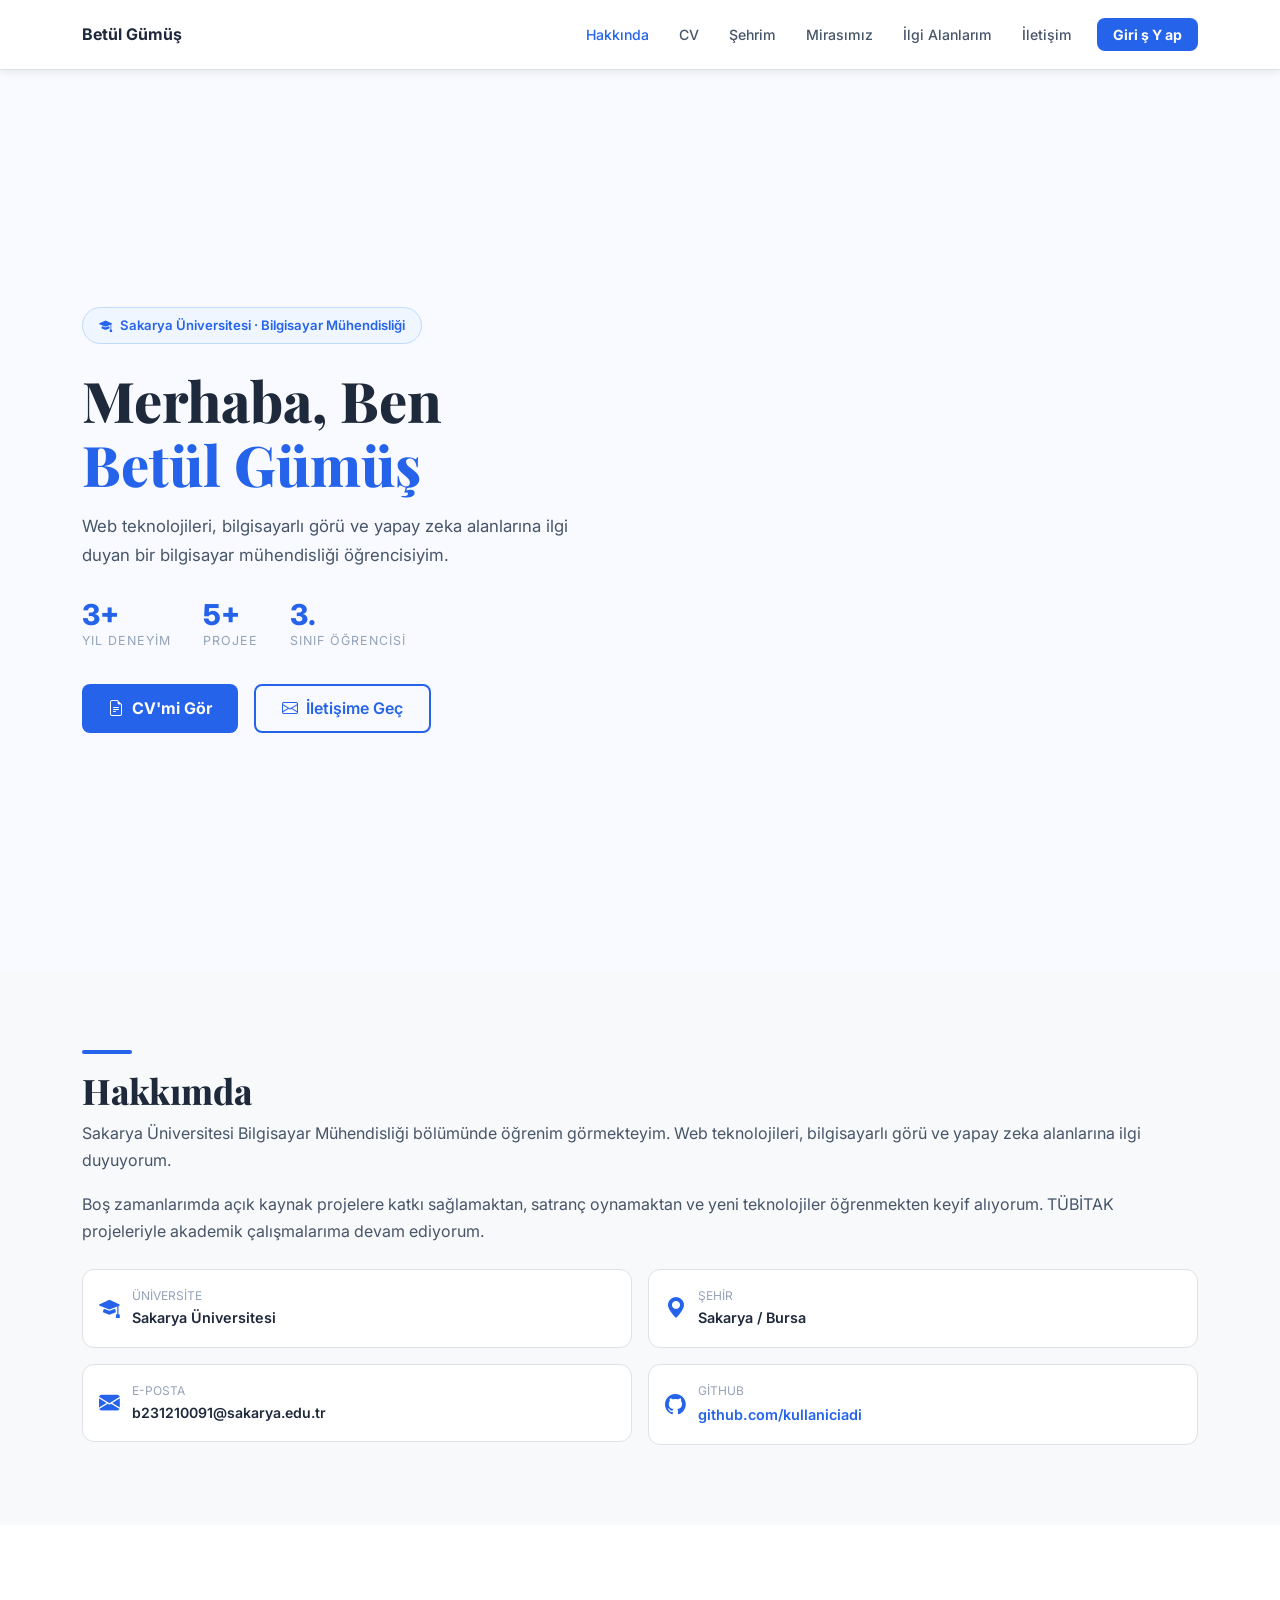
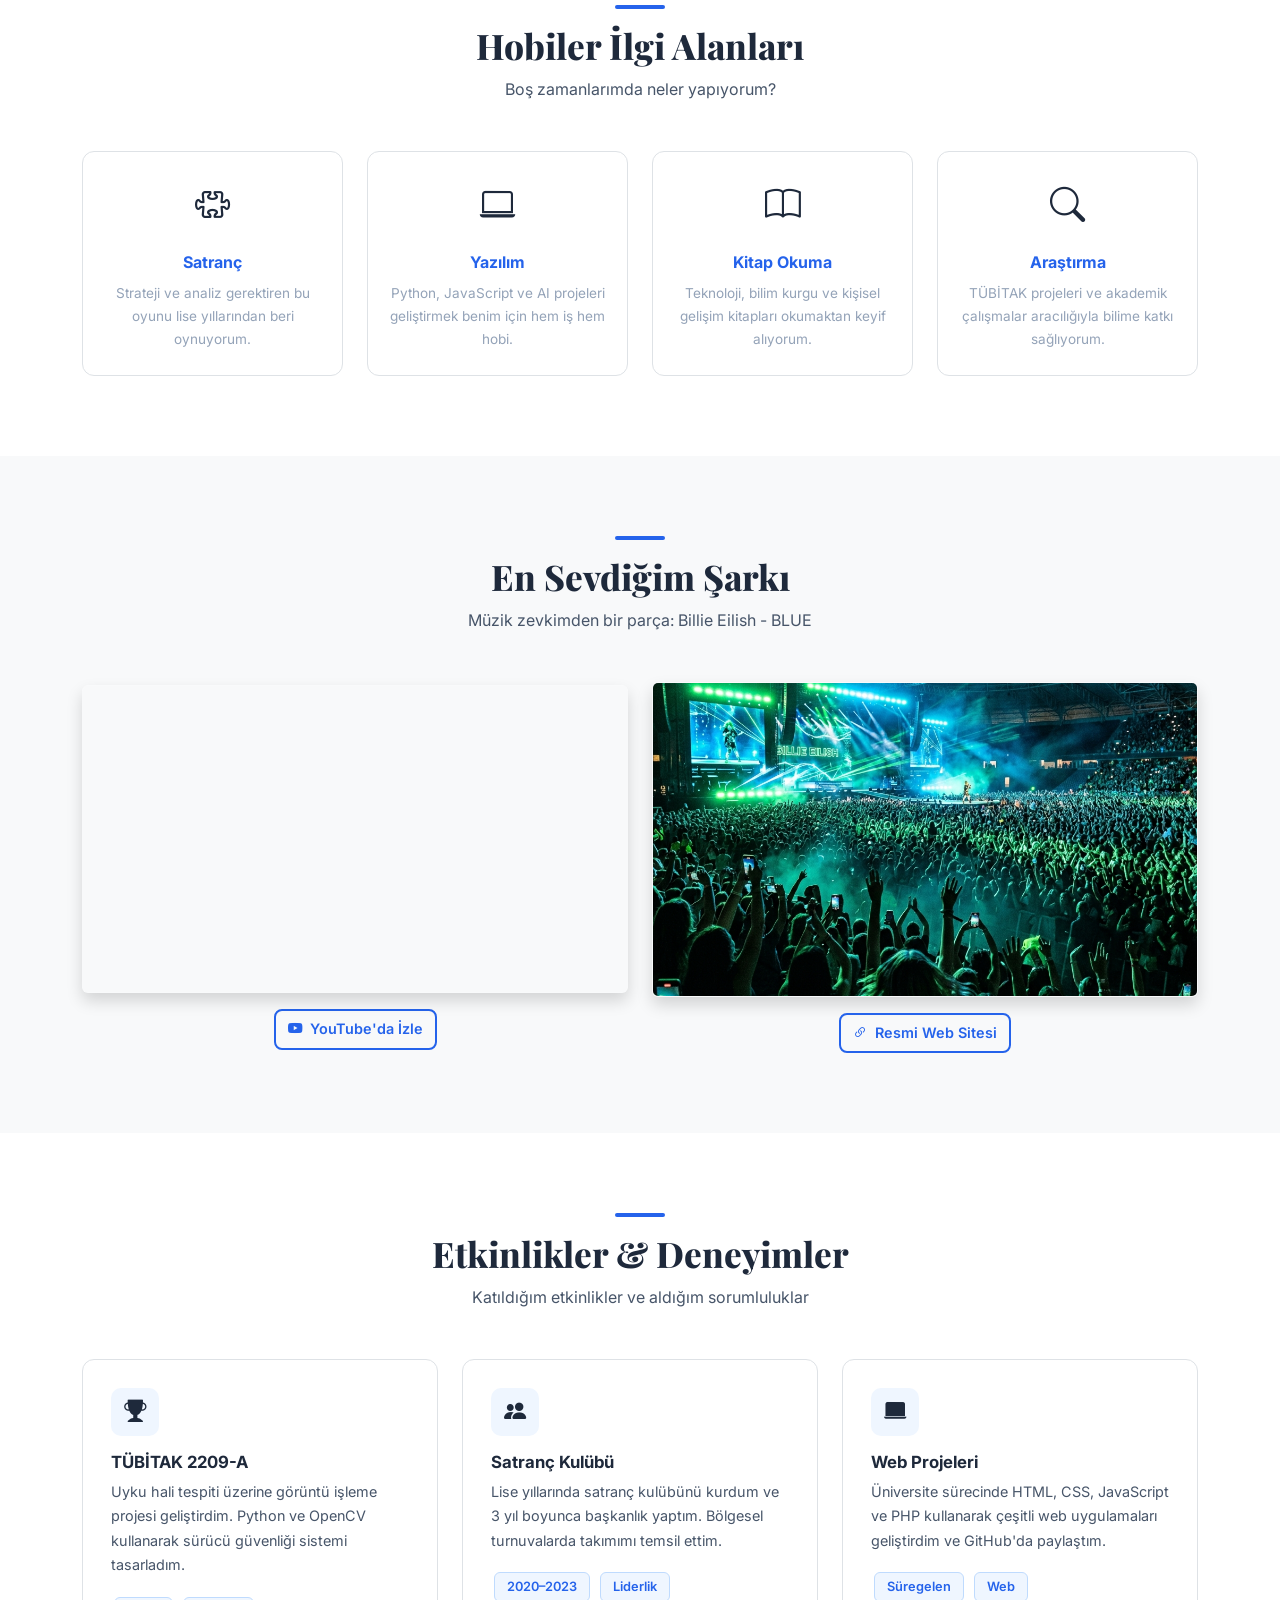
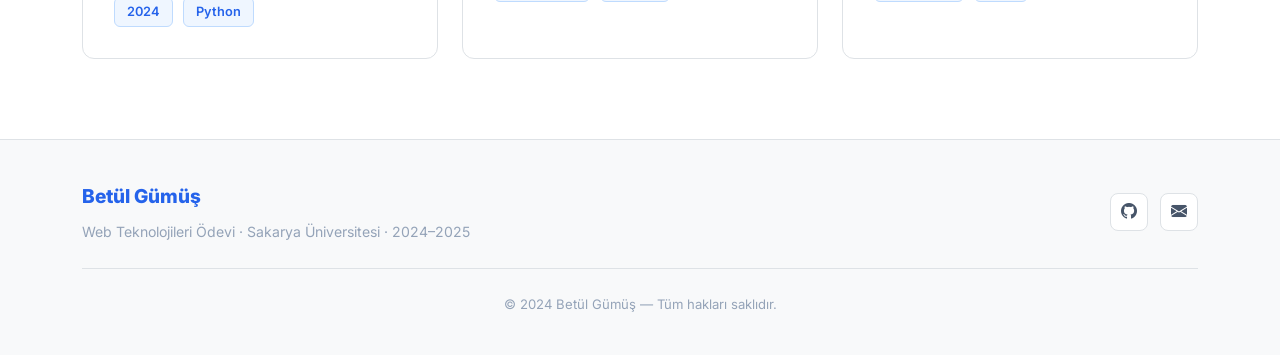
<file: index.html>
<!DOCTYPE html>
<html lang="tr">
<head>
  <meta charset="UTF-8" />
  <meta name="viewport" content="width=device-width, initial-scale=1.0" />
  <meta name="description" content="Betül Gümüş kişisel web sitesi — Sakarya Üniversitesi Bilgisayar Mühendisliği öğrencisi." />
  <title>Hakkında | Betül Gümüş</title>

  <!-- Bootstrap 5 CSS -->
  <link rel="stylesheet" href="https://cdn.jsdelivr.net/npm/bootstrap@5.3.2/dist/css/bootstrap.min.css" />

  <!-- Bootstrap Icons -->
  <link rel="stylesheet" href="https://cdn.jsdelivr.net/npm/bootstrap-icons@1.11.3/font/bootstrap-icons.min.css" />

  <!-- Kendi CSS dosyamız -->
  <link rel="stylesheet" href="css/style.css" />
</head>
<body>

<!-- ===================== NAVBAR ===================== -->
<nav class="navbar navbar-expand-lg fixed-top">
  <div class="container">

    <!-- Logo / İsim -->
    <a class="navbar-brand d-flex align-items-center gap-2" href="index.html">
      <span class="brand-text">Betül Gümüş</span>
    </a>

    <!-- Hamburger (mobil) -->
    <button
      class="navbar-toggler"
      type="button"
      data-bs-toggle="collapse"
      data-bs-target="#anaMenu"
      aria-controls="anaMenu"
      aria-expanded="false"
      aria-label="Menüyü aç/kapat"
    >
      <span class="navbar-toggler-icon"></span>
    </button>

    <!-- Menü linkleri -->
    <div class="collapse navbar-collapse" id="anaMenu">
      <ul class="navbar-nav ms-auto align-items-center gap-1">
        <li class="nav-item">
          <a class="nav-link active" href="index.html">Hakkında</a>
        </li>
        <li class="nav-item">
          <a class="nav-link" href="cv.html">CV</a>
        </li>
        <li class="nav-item">
          <a class="nav-link" href="sehrim.html">Şehrim</a>
        </li>
        <li class="nav-item">
          <a class="nav-link" href="miras.html">Mirasımız</a>
        </li>
        <li class="nav-item">
          <a class="nav-link" href="ilgialanlarim.html">İlgi Alanlarım</a>
        </li>
        <li class="nav-item">
          <a class="nav-link" href="iletisim.html">İletişim</a>
        </li>
        <li class="nav-item">
          <a class="nav-link nav-login ms-2" href="login.html">Giri ş Y ap</a>
        </li>
      </ul>
    </div>

  </div>
</nav>
<!-- ==================== /NAVBAR ==================== -->


<div class="page-wrapper">

  <!-- ===================== HERO ====================== -->
  <section class="hero-section">
    <div class="container">
      <div class="row align-items-center g-5">

        <!-- Sol: Metin -->
        <div class="col-lg-12 fade-in-up">
          <div class="hero-badge">
            <i class="bi bi-mortarboard-fill"></i>
            Sakarya Üniversitesi · Bilgisayar Mühendisliği
          </div>
          <h1 class="hero-title">
            Merhaba, Ben<br />
            <span>Betül Gümüş</span>
          </h1>
          <p class="hero-desc">
            Web teknolojileri, bilgisayarlı görü ve yapay zeka alanlarına
            ilgi duyan bir bilgisayar mühendisliği öğrencisiyim.
          </p>

          <!-- İstatistikler -->
          <div class="hero-stats">
            <div>
              <div class="hero-stat-num">3+</div>
              <div class="hero-stat-label">Yıl Deneyim</div>
            </div>
            <div>
              <div class="hero-stat-num">5+</div>
              <div class="hero-stat-label">Projee</div>
            </div>
            <div>
              <div class="hero-stat-num">3.</div>
              <div class="hero-stat-label">Sınıf Öğrencisi</div>
            </div>
          </div>

          <!-- Butonlar -->
          <div class="d-flex gap-3 flex-wrap">
            <a href="cv.html" class="btn-gold text-decoration-none">
              <i class="bi bi-file-earmark-text"></i>CV'mi Gör
            </a>
            <a href="iletisim.html" class="btn-outline-gold text-decoration-none">
              <i class="bi bi-envelope"></i>İletişime Geç
            </a>
          </div>
        </div>



      </div>
    </div>
  </section>
  <!-- ==================== /HERO ====================== -->


  <!-- ================== HAKKIMDA İÇERİK ============= -->
  <section style="background: var(--bg-secondary);">
    <div class="container">
      <div class="row align-items-center g-5">

        <!-- Metin -->
        <div class="col-lg-12">
          <div class="accent-line"></div>
          <h2 class="section-title">Hakkımda</h2>
          <p style="color:var(--text-secondary); margin-bottom:1rem;">
            Sakarya Üniversitesi Bilgisayar Mühendisliği bölümünde öğrenim görmekteyim.
            Web teknolojileri, bilgisayarlı görü ve yapay zeka alanlarına ilgi duyuyorum.
          </p>
          <p style="color:var(--text-secondary); margin-bottom:1.5rem;">
            Boş zamanlarımda açık kaynak projelere katkı sağlamaktan, satranç oynamaktan
            ve yeni teknolojiler öğrenmekten keyif alıyorum. TÜBİTAK projeleriyle
            akademik çalışmalarıma devam ediyorum.
          </p>

          <!-- Bilgi kartları -->
          <div class="row g-3">
            <div class="col-sm-6">
              <div class="card-dark" style="padding:16px; display:flex; align-items:center; gap:12px;">
                <i class="bi bi-mortarboard-fill" style="color:var(--accent); font-size:1.3rem;"></i>
                <div>
                  <div style="font-size:0.75rem; color:var(--text-muted); text-transform:uppercase;">Üniversite</div>
                  <div style="font-weight:600; font-size:0.9rem;">Sakarya Üniversitesi</div>
                </div>
              </div>
            </div>
            <div class="col-sm-6">
              <div class="card-dark" style="padding:16px; display:flex; align-items:center; gap:12px;">
                <i class="bi bi-geo-alt-fill" style="color:var(--accent); font-size:1.3rem;"></i>
                <div>
                  <div style="font-size:0.75rem; color:var(--text-muted); text-transform:uppercase;">Şehir</div>
                  <div style="font-weight:600; font-size:0.9rem;">Sakarya / Bursa</div>
                </div>
              </div>
            </div>
            <div class="col-sm-6">
              <div class="card-dark" style="padding:16px; display:flex; align-items:center; gap:12px;">
                <i class="bi bi-envelope-fill" style="color:var(--accent); font-size:1.3rem;"></i>
                <div>
                  <div style="font-size:0.75rem; color:var(--text-muted); text-transform:uppercase;">E-posta</div>
                  <div style="font-weight:600; font-size:0.88rem;">b231210091@sakarya.edu.tr</div>
                </div>
              </div>
            </div>
            <div class="col-sm-6">
              <div class="card-dark" style="padding:16px; display:flex; align-items:center; gap:12px;">
                <i class="bi bi-github" style="color:var(--accent); font-size:1.3rem;"></i>
                <div>
                  <div style="font-size:0.75rem; color:var(--text-muted); text-transform:uppercase;">GitHub</div>
                  <a href="https://github.com/" target="_blank"
                    style="color:var(--accent); font-weight:600; font-size:0.9rem; text-decoration:none;">
                    github.com/kullaniciadi
                  </a>
                </div>
              </div>
            </div>
          </div>
        </div>


      </div>
    </div>
  </section>
  <!-- ================ /HAKKIMDA İÇERİK ============== -->


  <!-- ==================== HOBİLER =================== -->
  <section>
    <div class="container">
      <div class="text-center mb-5">
        <div class="accent-line mx-auto"></div>
        <h2 class="section-title">Hobiler İlgi Alanları</h2>
        <p class="section-subtitle">Boş zamanlarımda neler yapıyorum?</p>
      </div>

      <div class="row g-4">
        <div class="col-6 col-md-3">
          <div class="hobby-card">
            <span class="hobby-emoji"><i class="bi bi-puzzle"></i></span>
            <div class="hobby-title">Satranç</div>
            <p style="color:var(--text-muted); font-size:0.85rem; margin:0;">
              Strateji ve analiz gerektiren bu oyunu lise yıllarından beri oynuyorum.
            </p>
          </div>
        </div>
        <div class="col-6 col-md-3">
          <div class="hobby-card">
            <span class="hobby-emoji"><i class="bi bi-laptop"></i></span>
            <div class="hobby-title">Yazılım</div>
            <p style="color:var(--text-muted); font-size:0.85rem; margin:0;">
              Python, JavaScript ve AI projeleri geliştirmek benim için hem iş hem hobi.
            </p>
          </div>
        </div>
        <div class="col-6 col-md-3">
          <div class="hobby-card">
            <span class="hobby-emoji"><i class="bi bi-book"></i></span>
            <div class="hobby-title">Kitap Okuma</div>
            <p style="color:var(--text-muted); font-size:0.85rem; margin:0;">
              Teknoloji, bilim kurgu ve kişisel gelişim kitapları okumaktan keyif alıyorum.
            </p>
          </div>
        </div>
        <div class="col-6 col-md-3">
          <div class="hobby-card">
            <span class="hobby-emoji"><i class="bi bi-search"></i></span>
            <div class="hobby-title">Araştırma</div>
            <p style="color:var(--text-muted); font-size:0.85rem; margin:0;">
              TÜBİTAK projeleri ve akademik çalışmalar aracılığıyla bilime katkı sağlıyorum.
            </p>
          </div>
        </div>
      </div>
    </div>
  </section>
  <!-- ================== /HOBİLER ==================== -->


  <!-- ==================== EN SEVDİĞİM ŞARKI =================== -->
  <section style="background: var(--bg-secondary);">
    <div class="container">
      <div class="text-center mb-5">
        <div class="accent-line mx-auto"></div>
        <h2 class="section-title">En Sevdiğim Şarkı</h2>
        <p class="section-subtitle">Müzik zevkimden bir parça: Billie Eilish - BLUE</p>
      </div>

      <div class="row align-items-center g-4">
        <!-- Video -->
        <div class="col-lg-6">
          <div class="ratio ratio-16x9 shadow rounded overflow-hidden" style="border: 1px solid rgba(255,255,255,0.1);">
            <iframe width="560" height="315" src="https://www.youtube.com/embed/YL2xYo0GoUI?si=xN8gx1HDWUWurcce" title="YouTube video player" frameborder="0" allow="accelerometer; autoplay; clipboard-write; encrypted-media; gyroscope; picture-in-picture; web-share" referrerpolicy="strict-origin-when-cross-origin" allowfullscreen></iframe>
          </div>
          <div class="mt-3 text-center">
            <a href="https://www.youtube.com/watch?v=YL2xYo0GoUI" target="_blank" class="btn-outline-gold text-decoration-none" style="display:inline-flex; align-items:center; gap:8px; padding: 6px 12px; font-size: 0.9rem;">
              <i class="bi bi-youtube"></i> YouTube'da İzle
            </a>
          </div>
        </div>
        
        <!-- Fotoğraf -->
        <div class="col-lg-6 text-center">
          <img src="images/billie_crowd_concert.png" alt="Billie Eilish Konser Kalabalık" class="img-fluid rounded shadow" style="max-height: 315px; width: 100%; object-fit: cover; border: 1px solid rgba(255,255,255,0.1);">
          <div class="mt-3 text-center">
            <a href="https://www.billieeilish.com/" target="_blank" class="btn-outline-gold text-decoration-none" style="display:inline-flex; align-items:center; gap:8px; padding: 6px 12px; font-size: 0.9rem;">
              <i class="bi bi-link-45deg"></i> Resmi Web Sitesi
            </a>
          </div>
        </div>
      </div>
    </div>
  </section>
  <!-- ================== /EN SEVDİĞİM ŞARKI ==================== -->


  <!-- ==================== ETKİNLİKLER =============== -->
  <section>
    <div class="container">
      <div class="text-center mb-5">
        <div class="accent-line mx-auto"></div>
        <h2 class="section-title">Etkinlikler &amp; Deneyimler</h2>
        <p class="section-subtitle">Katıldığım etkinlikler ve aldığım sorumluluklar</p>
      </div>

      <div class="row g-4">
        <div class="col-md-4">
          <div class="card-dark h-100">
            <div class="card-icon"><i class="bi bi-trophy-fill"></i></div>
            <h3 class="card-title">TÜBİTAK 2209-A</h3>
            <p class="card-text">
              Uyku hali tespiti üzerine görüntü işleme projesi geliştirdim.
              Python ve OpenCV kullanarak sürücü güvenliği sistemi tasarladım.
            </p>
            <div class="mt-2">
              <span class="tech-tag">2024</span>
              <span class="tech-tag">Python</span>
            </div>
          </div>
        </div>
        <div class="col-md-4">
          <div class="card-dark h-100">
            <div class="card-icon"><i class="bi bi-people-fill"></i></div>
            <h3 class="card-title">Satranç Kulübü</h3>
            <p class="card-text">
              Lise yıllarında satranç kulübünü kurdum ve 3 yıl boyunca başkanlık yaptım.
              Bölgesel turnuvalarda takımımı temsil ettim.
            </p>
            <div class="mt-2">
              <span class="tech-tag">2020–2023</span>
              <span class="tech-tag">Liderlik</span>
            </div>
          </div>
        </div>
        <div class="col-md-4">
          <div class="card-dark h-100">
            <div class="card-icon"><i class="bi bi-laptop-fill"></i></div>
            <h3 class="card-title">Web Projeleri</h3>
            <p class="card-text">
              Üniversite sürecinde HTML, CSS, JavaScript ve PHP kullanarak
              çeşitli web uygulamaları geliştirdim ve GitHub'da paylaştım.
            </p>
            <div class="mt-2">
              <span class="tech-tag">Süregelen</span>
              <span class="tech-tag">Web</span>
            </div>
          </div>
        </div>
      </div>
    </div>
  </section>
  <!-- ================== /ETKİNLİKLER ================ -->

</div><!-- /page-wrapper -->


<!-- ==================== FOOTER ==================== -->
<footer>
  <div class="container">
    <div class="row align-items-center">
      <div class="col-md-6 mb-3 mb-md-0">
        <div class="footer-brand">Betül Gümüş</div>
        <div class="footer-desc">Web Teknolojileri Ödevi · Sakarya Üniversitesi · 2024–2025</div>
      </div>
      <div class="col-md-6 text-md-end">
        <a href="https://github.com/" target="_blank" class="social-link me-2" aria-label="GitHub">
          <i class="bi bi-github"></i>
        </a>
        <a href="mailto:b231210091@sakarya.edu.tr" class="social-link" aria-label="E-posta">
          <i class="bi bi-envelope-fill"></i>
        </a>
      </div>
    </div>
    <p class="footer-copy">© 2024 Betül Gümüş — Tüm hakları saklıdır.</p>
  </div>
</footer>
<!-- =================== /FOOTER ==================== -->


<!-- Bootstrap 5 JS -->
<script src="https://cdn.jsdelivr.net/npm/bootstrap@5.3.2/dist/js/bootstrap.bundle.min.js"></script>

</body>
</html>
</file>
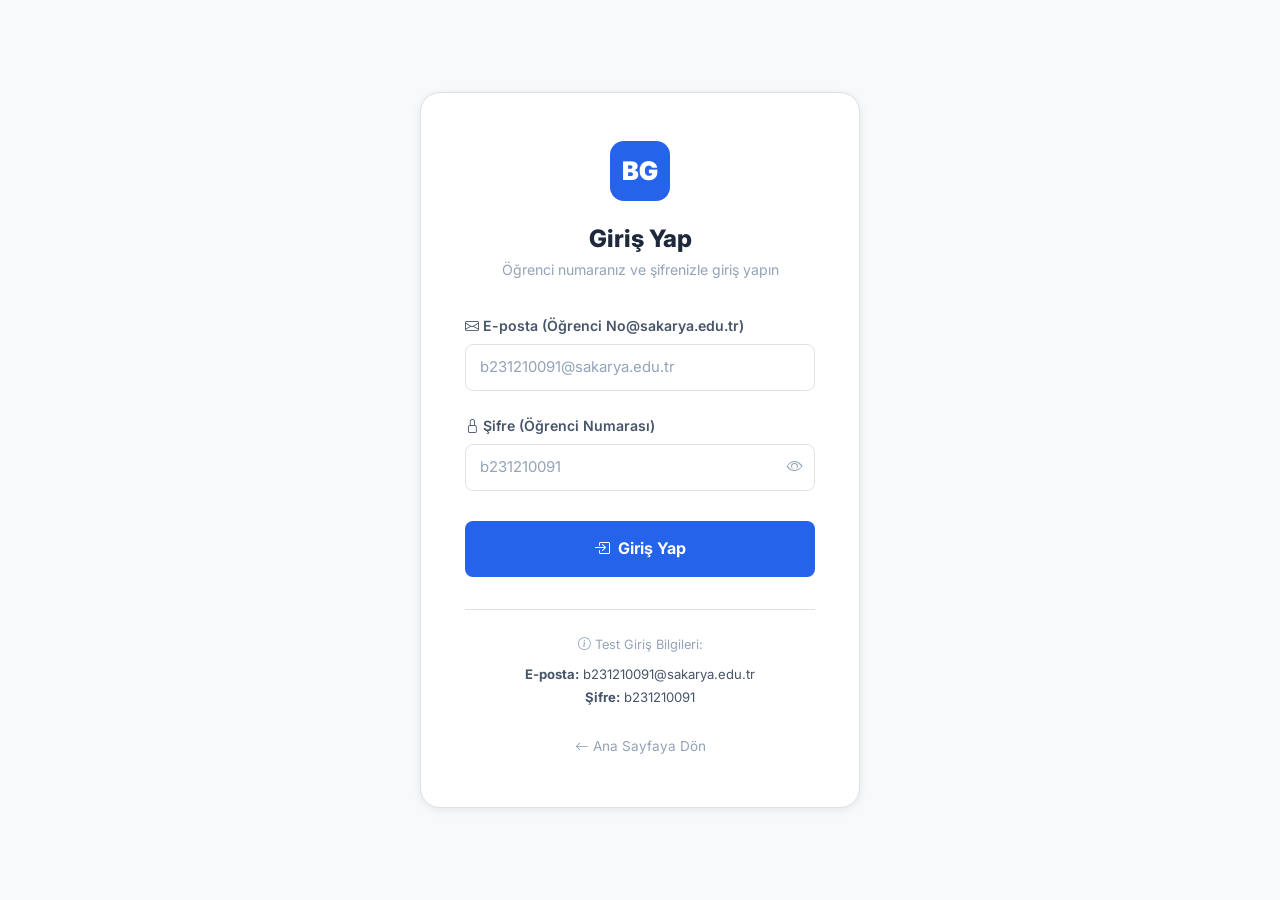
<file: basari.html>
<!DOCTYPE html>
<html lang="tr">
<head>
  <meta charset="UTF-8" />
  <meta name="viewport" content="width=device-width, initial-scale=1.0" />
  <title>Hoşgeldiniz | Betül Gümüş</title>
  <link rel="stylesheet" href="https://cdn.jsdelivr.net/npm/bootstrap@5.3.2/dist/css/bootstrap.min.css" />
  <link rel="stylesheet" href="https://cdn.jsdelivr.net/npm/bootstrap-icons@1.11.3/font/bootstrap-icons.min.css" />
  <link rel="stylesheet" href="css/style.css" />
  <style>
    .success-icon {
      width: 80px; height: 80px;
      background: #16a34a;
      border-radius: 50%;
      display: flex; align-items: center; justify-content: center;
      font-size: 2.2rem; margin: 0 auto 2rem;
      color: #fff;
    }
    .welcome-card {
      background: var(--bg-card);
      border: 1px solid var(--border);
      border-radius: var(--radius-lg);
      padding: 48px 44px;
      max-width: 500px; margin: auto;
      text-align: center;
      box-shadow: var(--shadow);
    }
    .info-pill {
      display: inline-flex; align-items: center; gap: 8px;
      background: #f0fdf4;
      border: 1px solid #86efac;
      border-radius: 50px;
      color: #16a34a; padding: 6px 18px;
      font-size: 0.85rem; font-weight: 600;
    }
  </style>
</head>
<body>

<!-- NAVBAR -->
<nav class="navbar navbar-expand-lg fixed-top">
  <div class="container">
    <a class="navbar-brand d-flex align-items-center gap-2" href="index.html">

      <span class="brand-text">Betül Gümüş</span>
    </a>
    <div class="ms-auto">
      <button onclick="cikisYap()" class="btn-outline-gold" style="padding:6px 16px; font-size:0.88rem; border:none; cursor:pointer;">
        <i class="bi bi-box-arrow-right"></i> Çıkış Yap
      </button>
    </div>
  </div>
</nav>

<main style="min-height:100vh; display:flex; align-items:center; background: var(--bg-secondary);">
  <div class="container py-5">
    <div class="welcome-card">

      <div class="success-icon"><i class="bi bi-check-lg"></i></div>

      <div class="info-pill mb-4">
        <i class="bi bi-shield-check-fill"></i> Giriş Başarılı
      </div>

      <h1 style="font-family:'Playfair Display',serif; font-size:2rem; font-weight:800; margin-bottom:0.5rem;">
        Hoşgeldiniz
      </h1>

      <h2 id="ogrenci-no" style="color:var(--accent); font-size:1.3rem; font-weight:700; margin-bottom:1.5rem;">
        b231210091
      </h2>

      <p style="color:var(--text-secondary); margin-bottom:2rem; line-height:1.8;">
        Sakarya Üniversitesi öğrenci portalına başarıyla giriş yaptınız.<br />
        Giriş tarihi: <strong id="giris-tarihi" style="color:var(--text-primary);"></strong>
      </p>

      <div class="card-dark mb-4" style="text-align:left;">
        <div style="font-size:0.8rem; text-transform:uppercase; letter-spacing:1px; color:var(--text-muted); margin-bottom:12px;">Oturum Bilgileri</div>
        <div style="display:flex; gap:10px; margin-bottom:8px;">
          <i class="bi bi-person-fill" style="color:var(--accent);"></i>
          <span id="info-no" style="font-size:0.9rem; color:var(--text-secondary);">b231210091</span>
        </div>
        <div style="display:flex; gap:10px; margin-bottom:8px;">
          <i class="bi bi-envelope-fill" style="color:var(--accent);"></i>
          <span id="info-email" style="font-size:0.9rem; color:var(--text-secondary);">b231210091@sakarya.edu.tr</span>
        </div>
        <div style="display:flex; gap:10px;">
          <i class="bi bi-clock-fill" style="color:var(--accent);"></i>
          <span id="info-tarih" style="font-size:0.9rem; color:var(--text-secondary);"></span>
        </div>
      </div>

      <div class="d-flex gap-3 justify-content-center flex-wrap">
        <a href="index.html" class="btn-gold text-decoration-none">
          <i class="bi bi-house-fill"></i> Ana Sayfa
        </a>
        <button onclick="cikisYap()" class="btn-outline-gold" style="border:none; cursor:pointer; text-decoration:none;">
          <i class="bi bi-box-arrow-right"></i> Çıkış Yap
        </button>
      </div>

    </div>
  </div>
</main>

<script src="https://cdn.jsdelivr.net/npm/bootstrap@5.3.2/dist/js/bootstrap.bundle.min.js"></script>
<script>
  // Oturum kontrolü - eğer giriş yapılmamışsa login'e gönder
  const oturumBilgisi = sessionStorage.getItem('giris_yapildi');
  if (!oturumBilgisi) {
    window.location.href = 'login.html';
  }

  // Bilgileri doldur
  const bilgiler = JSON.parse(oturumBilgisi || '{}');
  const ogrenciNo = bilgiler.ogrenci_no || 'b231210091';
  const girisTarihi = bilgiler.giris_tarihi || new Date().toLocaleString('tr-TR');

  document.getElementById('ogrenci-no').textContent = ogrenciNo;
  document.getElementById('giris-tarihi').textContent = girisTarihi;
  document.getElementById('info-no').textContent = ogrenciNo;
  document.getElementById('info-email').textContent = ogrenciNo + '@sakarya.edu.tr';
  document.getElementById('info-tarih').textContent = girisTarihi;

  function cikisYap() {
    sessionStorage.removeItem('giris_yapildi');
    window.location.href = 'login.html';
  }
</script>

</body>
</html>
</file>
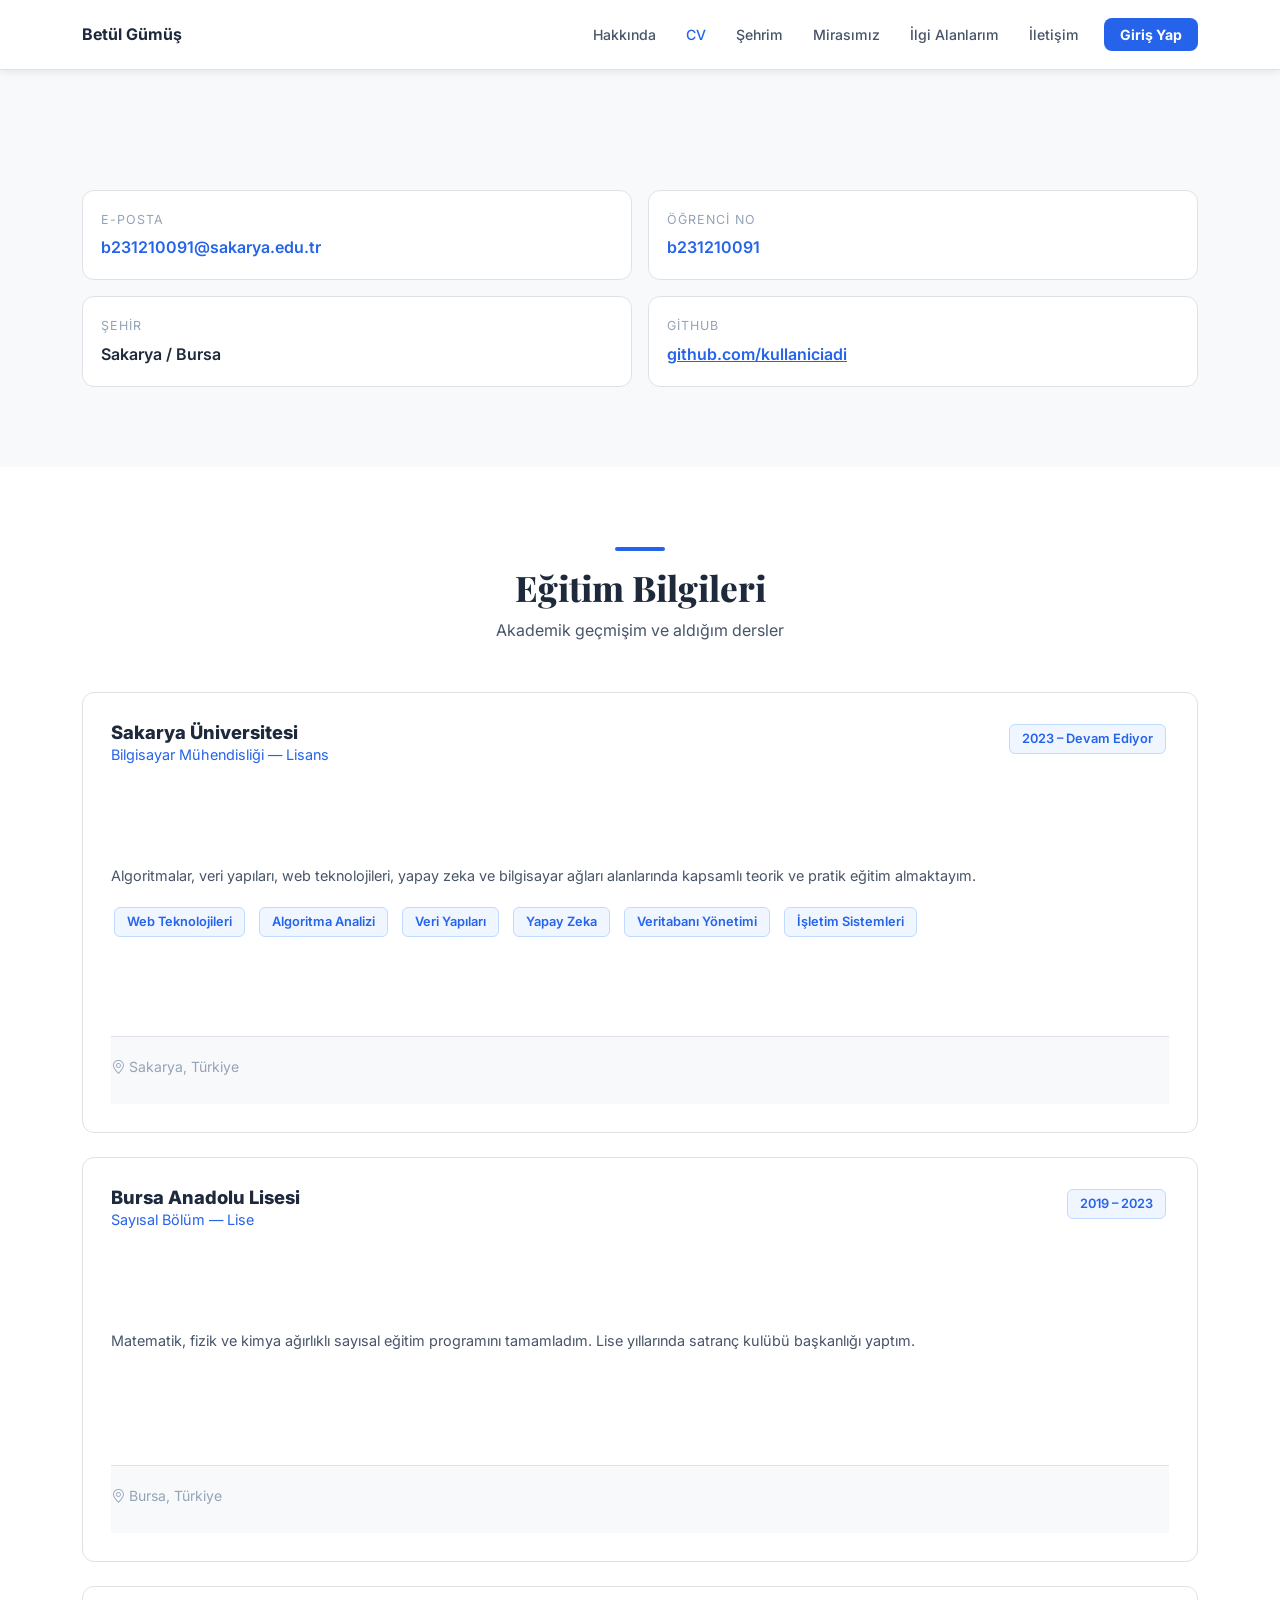
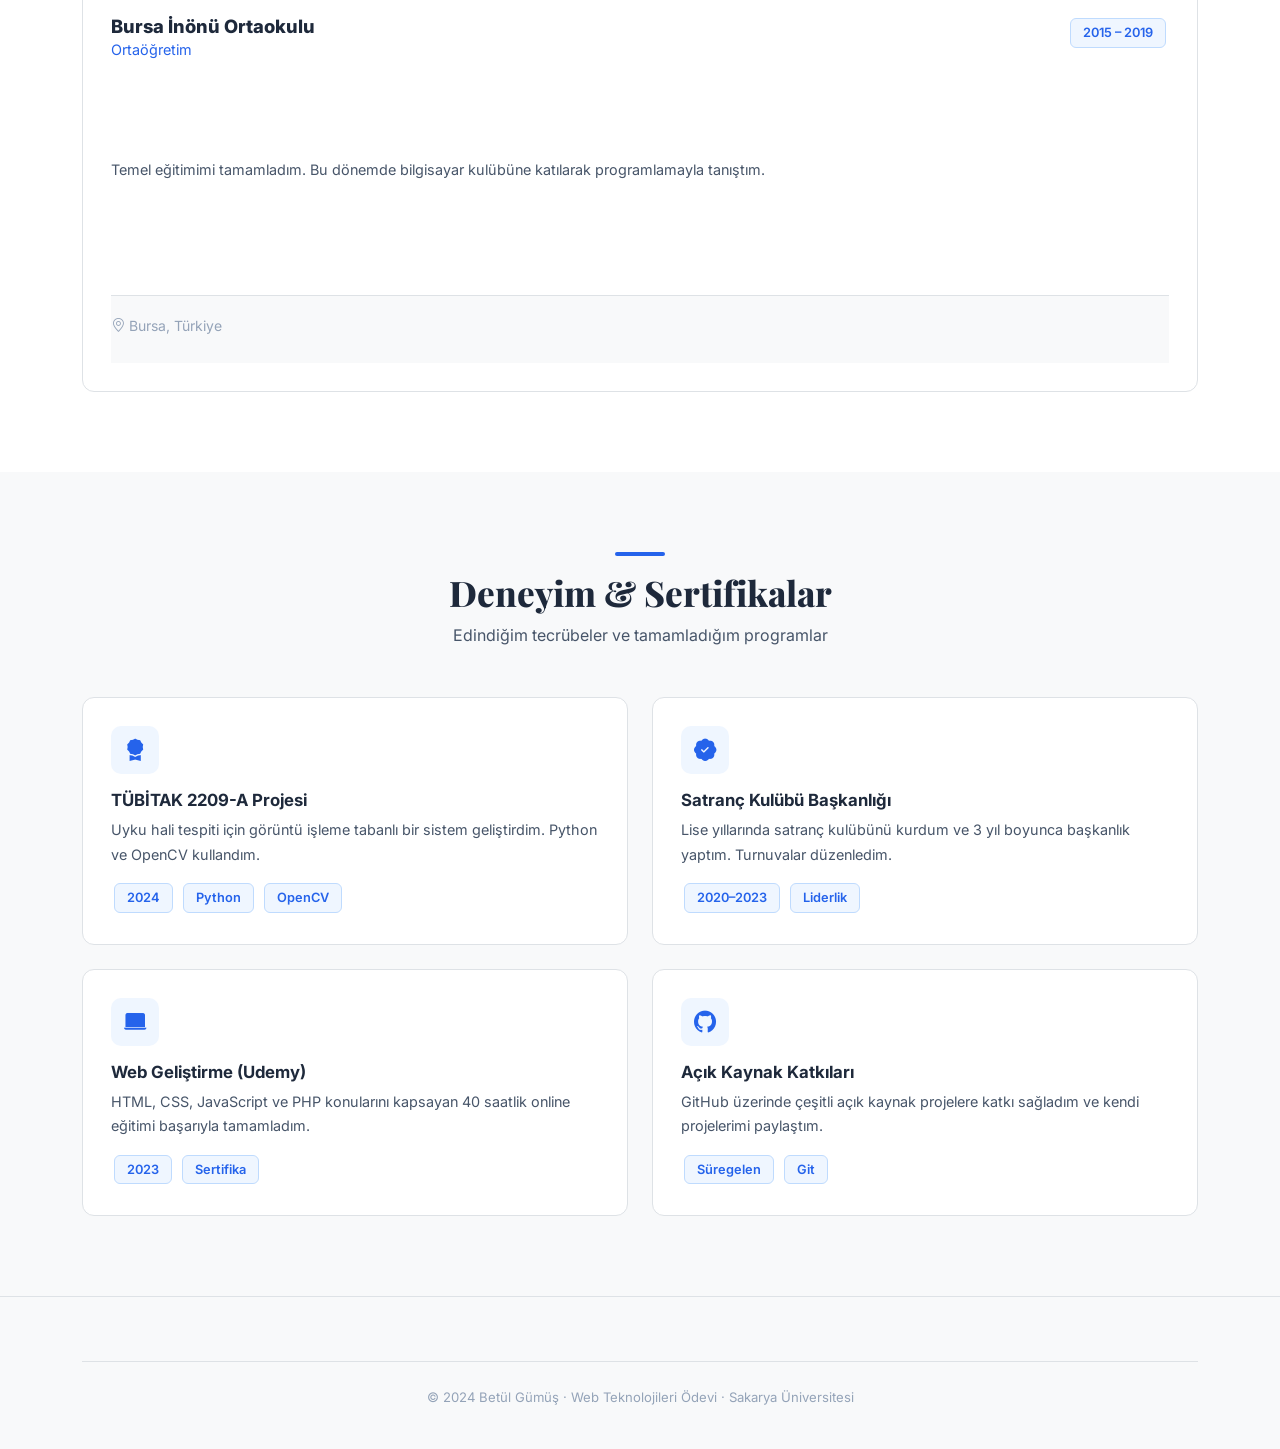
<file: cv.html>
<!DOCTYPE html>
<html lang="tr">
<head>
  <meta charset="UTF-8" />
  <meta name="viewport" content="width=device-width, initial-scale=1.0" />
  <meta name="description" content="Betül Gümüş - Özgeçmiş (CV) Sayfası. Eğitim, beceriler ve deneyimler." />
  <title>CV | Betül Gümüş</title>
  <link rel="stylesheet" href="https://cdn.jsdelivr.net/npm/bootstrap@5.3.2/dist/css/bootstrap.min.css" />
  <link rel="stylesheet" href="https://cdn.jsdelivr.net/npm/bootstrap-icons@1.11.3/font/bootstrap-icons.min.css" />
  <link rel="stylesheet" href="css/style.css" />
</head>
<body>

<!-- NAVBAR -->
<nav class="navbar navbar-expand-lg fixed-top">
  <div class="container">
    <a class="navbar-brand d-flex align-items-center gap-2" href="index.html">

      <span class="brand-text">Betül Gümüş</span>
    </a>
    <button class="navbar-toggler" type="button" data-bs-toggle="collapse" data-bs-target="#navMenu"
      aria-controls="navMenu" aria-expanded="false" aria-label="Menüyü Aç">
      <span class="navbar-toggler-icon"></span>
    </button>
    <div class="collapse navbar-collapse" id="navMenu">
      <ul class="navbar-nav ms-auto align-items-center gap-1">
        <li class="nav-item"><a class="nav-link" href="index.html">Hakkında</a></li>
        <li class="nav-item"><a class="nav-link active" href="cv.html">CV</a></li>
        <li class="nav-item"><a class="nav-link" href="sehrim.html">Şehrim</a></li>
        <li class="nav-item"><a class="nav-link" href="miras.html">Mirasımız</a></li>
        <li class="nav-item"><a class="nav-link" href="ilgialanlarim.html">İlgi Alanlarım</a></li>
        <li class="nav-item"><a class="nav-link" href="iletisim.html">İletişim</a></li>
        <li class="nav-item"><a class="nav-link nav-login ms-2" href="login.html">Giriş Yap</a></li>
      </ul>
    </div>
  </div>
</nav>

<div class="page-wrapper">

  <!-- KİŞİSEL BİLGİLER -->
  <section style="background: var(--bg-secondary); padding-top: 120px;">
    <div class="container">
      <div class="row g-4 align-items-center">
        <div class="col-12">
          <div class="row g-3">
            <div class="col-sm-6">
              <div class="card-dark" style="padding:18px;">
                <div style="color:var(--text-muted); font-size:0.78rem; text-transform:uppercase; letter-spacing:1px; margin-bottom:4px;">E-posta</div>
                <div style="color:var(--accent); font-weight:600;">b231210091@sakarya.edu.tr</div>
              </div>
            </div>
            <div class="col-sm-6">
              <div class="card-dark" style="padding:18px;">
                <div style="color:var(--text-muted); font-size:0.78rem; text-transform:uppercase; letter-spacing:1px; margin-bottom:4px;">Öğrenci No</div>
                <div style="color:var(--accent); font-weight:600;">b231210091</div>
              </div>
            </div>
            <div class="col-sm-6">
              <div class="card-dark" style="padding:18px;">
                <div style="color:var(--text-muted); font-size:0.78rem; text-transform:uppercase; letter-spacing:1px; margin-bottom:4px;">Şehir</div>
                <div style="font-weight:600;">Sakarya / Bursa</div>
              </div>
            </div>
            <div class="col-sm-6">
              <div class="card-dark" style="padding:18px;">
                <div style="color:var(--text-muted); font-size:0.78rem; text-transform:uppercase; letter-spacing:1px; margin-bottom:4px;">GitHub</div>
                <div style="font-weight:600;"><a href="https://github.com/" target="_blank" style="color:var(--accent);">github.com/kullaniciadi</a></div>
              </div>
            </div>
          </div>
        </div>
      </div>
    </div>
  </section>

  <!-- EĞİTİM - Semantic HTML Kullanımı -->
  <section id="egitim">
    <div class="container">

      <header style="text-align:center; margin-bottom:3rem; padding:0;">
        <div class="accent-line mx-auto"></div>
        <h2 class="section-title">Eğitim Bilgileri</h2>
        <p class="section-subtitle">Akademik geçmişim ve aldığım dersler</p>
      </header>

      <!-- Üniversite Eğitimi -->
      <article class="card-dark mb-4">
        <header style="display:flex; justify-content:space-between; align-items:flex-start; flex-wrap:wrap; gap:1rem; margin-bottom:1rem;">
          <div>
            <h3 style="font-size:1.15rem; font-weight:800; margin:0;">Sakarya Üniversitesi</h3>
            <p style="color:var(--accent); font-size:0.9rem; margin:0;">Bilgisayar Mühendisliği — Lisans</p>
          </div>
          <span class="tech-tag">2023 – Devam Ediyor</span>
        </header>
        <section>
          <p style="color:var(--text-secondary); font-size:0.9rem; margin-bottom:1rem;">
            Algoritmalar, veri yapıları, web teknolojileri, yapay zeka ve bilgisayar ağları alanlarında kapsamlı teorik ve pratik eğitim almaktayım.
          </p>
          <div class="row g-2">
            <div class="col-auto"><span class="tech-tag">Web Teknolojileri</span></div>
            <div class="col-auto"><span class="tech-tag">Algoritma Analizi</span></div>
            <div class="col-auto"><span class="tech-tag">Veri Yapıları</span></div>
            <div class="col-auto"><span class="tech-tag">Yapay Zeka</span></div>
            <div class="col-auto"><span class="tech-tag">Veritabanı Yönetimi</span></div>
            <div class="col-auto"><span class="tech-tag">İşletim Sistemleri</span></div>
          </div>
        </section>
        <footer style="margin-top:1rem; padding-top:1rem; border-top:1px solid var(--border);">
          <small style="color:var(--text-muted);"><i class="bi bi-geo-alt me-1"></i>Sakarya, Türkiye</small>
        </footer>
      </article>

      <!-- Lise Eğitimi -->
      <article class="card-dark mb-4">
        <header style="display:flex; justify-content:space-between; align-items:flex-start; flex-wrap:wrap; gap:1rem; margin-bottom:1rem;">
          <div>
            <h3 style="font-size:1.15rem; font-weight:800; margin:0;">Bursa Anadolu Lisesi</h3>
            <p style="color:var(--accent); font-size:0.9rem; margin:0;">Sayısal Bölüm — Lise</p>
          </div>
          <span class="tech-tag">2019 – 2023</span>
        </header>
        <section>
          <p style="color:var(--text-secondary); font-size:0.9rem;">
            Matematik, fizik ve kimya ağırlıklı sayısal eğitim programını tamamladım. Lise yıllarında satranç kulübü başkanlığı yaptım.
          </p>
        </section>
        <footer style="margin-top:1rem; padding-top:1rem; border-top:1px solid var(--border);">
          <small style="color:var(--text-muted);"><i class="bi bi-geo-alt me-1"></i>Bursa, Türkiye</small>
        </footer>
      </article>

      <!-- Ortaokul -->
      <article class="card-dark">
        <header style="display:flex; justify-content:space-between; align-items:flex-start; flex-wrap:wrap; gap:1rem; margin-bottom:1rem;">
          <div>
            <h3 style="font-size:1.15rem; font-weight:800; margin:0;">Bursa İnönü Ortaokulu</h3>
            <p style="color:var(--accent); font-size:0.9rem; margin:0;">Ortaöğretim</p>
          </div>
          <span class="tech-tag">2015 – 2019</span>
        </header>
        <section>
          <p style="color:var(--text-secondary); font-size:0.9rem;">
            Temel eğitimimi tamamladım. Bu dönemde bilgisayar kulübüne katılarak programlamayla tanıştım.
          </p>
        </section>
        <footer style="margin-top:1rem; padding-top:1rem; border-top:1px solid var(--border);">
          <small style="color:var(--text-muted);"><i class="bi bi-geo-alt me-1"></i>Bursa, Türkiye</small>
        </footer>
      </article>

    </div>
  </section>


  <!-- DENEYİM & SERTİFİKALAR -->
  <section id="deneyim" style="background: var(--bg-secondary);">
    <div class="container">
      <div class="text-center mb-5">
        <div class="accent-line mx-auto"></div>
        <h2 class="section-title">Deneyim & Sertifikalar</h2>
        <p class="section-subtitle">Edindiğim tecrübeler ve tamamladığım programlar</p>
      </div>

      <div class="row g-4">
        <div class="col-md-6">
          <div class="card-dark h-100">
            <div class="card-icon"><i class="bi bi-award-fill" style="color:var(--accent);"></i></div>
            <h3 class="card-title">TÜBİTAK 2209-A Projesi</h3>
            <p class="card-text" style="margin-bottom:0.8rem;">Uyku hali tespiti için görüntü işleme tabanlı bir sistem geliştirdim. Python ve OpenCV kullandım.</p>
            <span class="tech-tag">2024</span>
            <span class="tech-tag">Python</span>
            <span class="tech-tag">OpenCV</span>
          </div>
        </div>
        <div class="col-md-6">
          <div class="card-dark h-100">
            <div class="card-icon"><i class="bi bi-patch-check-fill" style="color:var(--accent);"></i></div>
            <h3 class="card-title">Satranç Kulübü Başkanlığı</h3>
            <p class="card-text" style="margin-bottom:0.8rem;">Lise yıllarında satranç kulübünü kurdum ve 3 yıl boyunca başkanlık yaptım. Turnuvalar düzenledim.</p>
            <span class="tech-tag">2020–2023</span>
            <span class="tech-tag">Liderlik</span>
          </div>
        </div>
        <div class="col-md-6">
          <div class="card-dark h-100">
            <div class="card-icon"><i class="bi bi-laptop-fill" style="color:var(--accent);"></i></div>
            <h3 class="card-title">Web Geliştirme (Udemy)</h3>
            <p class="card-text" style="margin-bottom:0.8rem;">HTML, CSS, JavaScript ve PHP konularını kapsayan 40 saatlik online eğitimi başarıyla tamamladım.</p>
            <span class="tech-tag">2023</span>
            <span class="tech-tag">Sertifika</span>
          </div>
        </div>
        <div class="col-md-6">
          <div class="card-dark h-100">
            <div class="card-icon"><i class="bi bi-github" style="color:var(--accent);"></i></div>
            <h3 class="card-title">Açık Kaynak Katkıları</h3>
            <p class="card-text" style="margin-bottom:0.8rem;">GitHub üzerinde çeşitli açık kaynak projelere katkı sağladım ve kendi projelerimi paylaştım.</p>
            <span class="tech-tag">Süregelen</span>
            <span class="tech-tag">Git</span>
          </div>
        </div>
      </div>
    </div>
  </section>



</div><!-- /page-wrapper -->

<!-- FOOTER -->
<footer>
  <div class="container">
    <p class="footer-copy">© 2024 Betül Gümüş · Web Teknolojileri Ödevi · Sakarya Üniversitesi</p>
  </div>
</footer>

<script src="https://cdn.jsdelivr.net/npm/bootstrap@5.3.2/dist/js/bootstrap.bundle.min.js"></script>
<script>
  // Skill bar animasyonu — sayfa yüklendiğinde çalışır
  document.addEventListener('DOMContentLoaded', () => {
    const fills = document.querySelectorAll('.skill-fill');
    fills.forEach(f => {
      const target = f.style.width;
      f.style.width = '0';
      setTimeout(() => { f.style.width = target; }, 300);
    });
  });
</script>
</body>
</html>
</file>
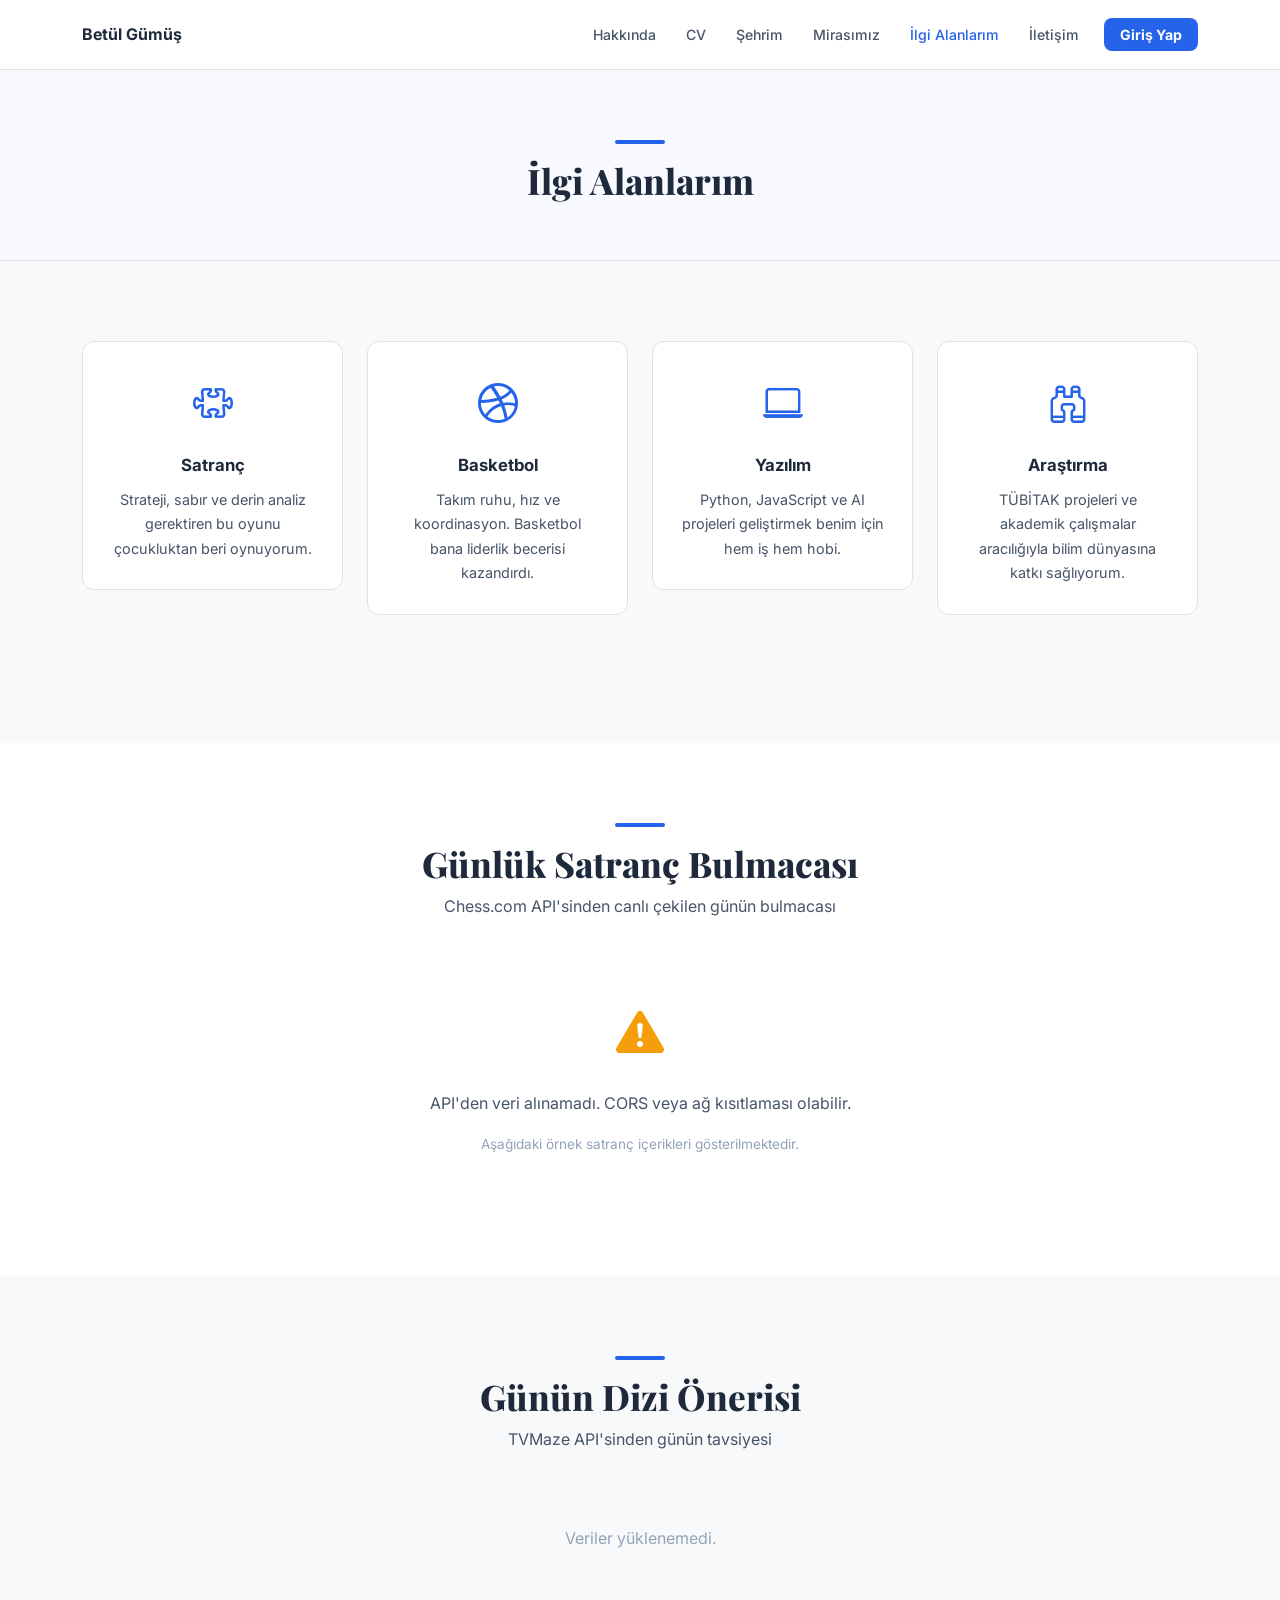
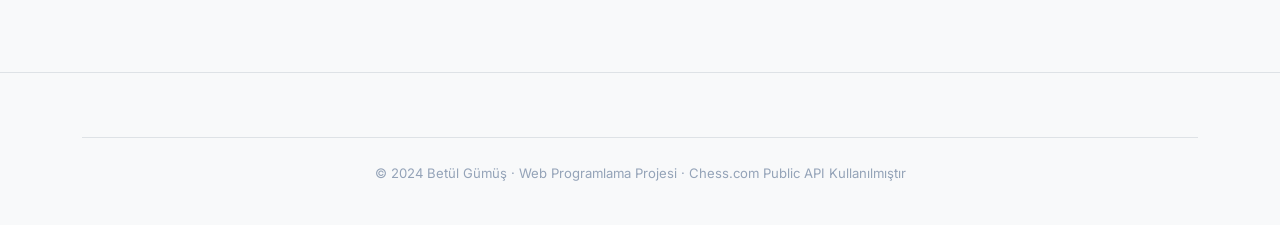
<file: ilgialanlarim.html>
<!DOCTYPE html>
<html lang="tr">

<head>
  <meta charset="UTF-8" />
  <meta name="viewport" content="width=device-width, initial-scale=1.0" />
  <meta name="description"
    content="Betül Gümüş ilgi alanları - Satranç ve Chess.com API entegrasyonu ile günlük satranç bulmacaları." />
  <title>İlgi Alanlarım | Betül Gümüüş</title>
  <link rel="stylesheet" href="https://cdn.jsdelivr.net/npm/bootstrap@5.3.2/dist/css/bootstrap.min.css" />
  <link rel="stylesheet" href="https://cdn.jsdelivr.net/npm/bootstrap-icons@1.11.3/font/bootstrap-icons.min.css" />
  <link rel="stylesheet" href="css/style.css" />
</head>

<body>

  <!-- NAVBAR -->
  <nav class="navbar navbar-expand-lg fixed-top">
    <div class="container">
      <a class="navbar-brand d-flex align-items-center gap-2" href="index.html">

        <span class="brand-text">Betül Gümüş</span>
      </a>
      <button class="navbar-toggler" type="button" data-bs-toggle="collapse" data-bs-target="#navMenu"
        aria-controls="navMenu" aria-expanded="false" aria-label="Menüyü Aç">
        <span class="navbar-toggler-icon"></span>
      </button>
      <div class="collapse navbar-collapse" id="navMenu">
        <ul class="navbar-nav ms-auto align-items-center gap-1">
          <li class="nav-item"><a class="nav-link" href="index.html">Hakkında</a></li>
          <li class="nav-item"><a class="nav-link" href="cv.html">CV</a></li>
          <li class="nav-item"><a class="nav-link" href="sehrim.html">Şehrim</a></li>
          <li class="nav-item"><a class="nav-link" href="miras.html">Mirasımız</a></li>
          <li class="nav-item"><a class="nav-link active" href="ilgialanlarim.html">İlgi Alanlarım</a></li>
          <li class="nav-item"><a class="nav-link" href="iletisim.html">İletişim</a></li>
          <li class="nav-item"><a class="nav-link nav-login ms-2" href="login.html">Giriş Yap</a></li>
        </ul>
      </div>
    </div>
  </nav>

  <div class="page-wrapper">

    <!-- HEADER -->
    <header
      style="background: #f8faff; border-bottom: 1px solid var(--border); padding: 70px 0 50px; text-align:center;">
      <div class="container">
        <div class="accent-line mx-auto"></div>
        <h1 class="section-title">İlgi Alanlarım</h1>
      </div>
    </header>

    <!-- İLGİ ALANLARI ÖZET -->
    <section style="background: var(--bg-secondary);">
      <div class="container">
        <div class="row g-4 mb-5">
          <div class="col-sm-6 col-lg-3">
            <div class="card-dark text-center">
              <i class="bi bi-puzzle"
                style="font-size:2.5rem; margin-bottom:0.8rem; display:block; color:var(--accent);"></i>
              <div class="card-title">Satranç</div>
              <div class="card-text">Strateji, sabır ve derin analiz gerektiren bu oyunu çocukluktan beri oynuyorum.
              </div>
            </div>
          </div>
          <div class="col-sm-6 col-lg-3">
            <div class="card-dark text-center">
              <i class="bi bi-dribbble"
                style="font-size:2.5rem; margin-bottom:0.8rem; display:block; color:var(--accent);"></i>
              <div class="card-title">Basketbol</div>
              <div class="card-text">Takım ruhu, hız ve koordinasyon. Basketbol bana liderlik becerisi kazandırdı.</div>
            </div>
          </div>
          <div class="col-sm-6 col-lg-3">
            <div class="card-dark text-center">
              <i class="bi bi-laptop"
                style="font-size:2.5rem; margin-bottom:0.8rem; display:block; color:var(--accent);"></i>
              <div class="card-title">Yazılım</div>
              <div class="card-text">Python, JavaScript ve AI projeleri geliştirmek benim için hem iş hem hobi.</div>
            </div>
          </div>
          <div class="col-sm-6 col-lg-3">
            <div class="card-dark text-center">
              <i class="bi bi-binoculars"
                style="font-size:2.5rem; margin-bottom:0.8rem; display:block; color:var(--accent);"></i>
              <div class="card-title">Araştırma</div>
              <div class="card-text">TÜBİTAK projeleri ve akademik çalışmalar aracılığıyla bilim dünyasına katkı
                sağlıyorum.</div>
            </div>
          </div>
        </div>
      </div>
    </section>

    <!-- CHESS.COM API - GÜNLÜK BULMAÇA -->
    <section id="api-bolum">
      <div class="container">
        <div class="text-center mb-5">
          <div class="accent-line mx-auto"></div>
          <h2 class="section-title">Günlük Satranç Bulmacası</h2>
          <p class="section-subtitle">Chess.com API'sinden canlı çekilen günün bulmacası</p>
        </div>

        <!-- Yükleniyor -->
        <div id="puzzleLoading" class="text-center py-5">
          <div class="spinner-border spinner-gold" role="status" aria-label="Yükleniyor">
            <span class="visually-hidden">Yükleniyor...</span>
          </div>
          <p style="color:var(--text-muted); margin-top:12px;">Chess.com'dan veri çekiliyor...</p>
        </div>

        <!-- Bulmaça Kartı -->
        <div id="puzzleCard" style="display:none;" class="row justify-content-center">
          <div class="col-lg-8">
            <div class="puzzle-board">
              <div class="hero-badge mx-auto mb-3" style="display:inline-flex;">
                <i class="bi bi-trophy-fill"></i> Günün Bulmacası
              </div>
              <div id="puzzleImg" class="mb-4"></div>
              <h3 id="puzzleTitle" style="color:var(--accent); font-size:1.3rem; margin-bottom:0.5rem;"></h3>
              <p id="puzzleDesc" style="color:var(--text-secondary); margin-bottom:1.5rem;"></p>
              <div class="row g-3" id="puzzleInfo"></div>
              <div class="mt-4">
                <a id="puzzleLink" href="#" target="_blank" class="btn-gold text-decoration-none" rel="noopener">
                  <i class="bi bi-box-arrow-up-right"></i> Chess.com'da Oyna
                </a>
              </div>
            </div>
          </div>
        </div>

        <!-- Hata Mesajı -->
        <div id="puzzleError" style="display:none;" class="text-center py-4">
          <i class="bi bi-exclamation-triangle-fill"
            style="font-size:3rem; margin-bottom:1rem; display:block; color:#f59e0b;"></i>
          <p style="color:var(--text-secondary);">API'den veri alınamadı. CORS veya ağ kısıtlaması olabilir.</p>
          <p style="color:var(--text-muted); font-size:0.85rem;">Aşağıdaki örnek satranç içerikleri gösterilmektedir.
          </p>
        </div>

      </div>
    </section>

    <!-- FİLM / DİZİ ÖNERİLERİ API -->
    <section id="movies" style="background: var(--bg-secondary);">
      <div class="container">
        <div class="text-center mb-5">
          <div class="accent-line mx-auto"></div>
          <h2 class="section-title">Günün Dizi Önerisi</h2>
          <p class="section-subtitle">TVMaze API'sinden günün tavsiyesi</p>
        </div>

        <div id="movieLoading" class="text-center py-4">
          <div class="spinner-border spinner-gold" role="status" aria-label="Yükleniyor">
            <span class="visually-hidden">Yükleniyor...</span>
          </div>
        </div>

        <div id="movieCard" style="display:none;" class="row justify-content-center">
          <div class="col-lg-8">
            <div class="puzzle-board" style="text-align: center;">
              <div class="hero-badge mx-auto mb-3" style="display:inline-flex;">
                <i class="bi bi-film"></i> Yazılımcı Tavsiyesi
              </div>
              <div id="movieImg" class="mb-4"></div>
              <h3 id="movieTitle" style="color:var(--accent); font-size:1.8rem; margin-bottom:0.5rem;"></h3>
              <div id="movieDesc"
                style="color:var(--text-secondary); margin-bottom:1.5rem; font-size: 0.95rem; line-height: 1.6;"></div>
              <div class="mt-4">
                <a id="movieLink" href="#" target="_blank" class="btn-gold text-decoration-none" rel="noopener">
                  <i class="bi bi-box-arrow-up-right"></i> TVMaze'de İncele
                </a>
              </div>
            </div>
          </div>
        </div>

        <div id="movieError" style="display:none;" class="text-center py-4">
          <p style="color:var(--text-muted);">Veriler yüklenemedi.</p>
        </div>
      </div>
    </section>



  </div>

  <!-- FOOTER -->
  <footer>
    <div class="container">
      <p class="footer-copy">© 2024 Betül Gümüş · Web Programlama Projesi · Chess.com Public API Kullanılmıştır</p>
    </div>
  </footer>

  <script src="https://cdn.jsdelivr.net/npm/bootstrap@5.3.2/dist/js/bootstrap.bundle.min.js"></script>
  <script src="js/main.js"></script>
  <script>
    /* ---- Chess.com API Entegrasyonu ---- */
    (function () {

      /* -- Günlük Bulmaça -- */
      fetch('https://api.chess.com/pub/puzzle', {
        headers: { 'Accept': 'application/json' }
      })
        .then(res => {
          if (!res.ok) throw new Error('HTTP ' + res.status);
          return res.json();
        })
        .then(data => {
          document.getElementById('puzzleLoading').style.display = 'none';
          document.getElementById('puzzleCard').style.display = 'block';

          const title = document.getElementById('puzzleTitle');
          const desc = document.getElementById('puzzleDesc');
          const imgEl = document.getElementById('puzzleImg');
          const link = document.getElementById('puzzleLink');
          const info = document.getElementById('puzzleInfo');

          title.textContent = data.title || 'Günün Satranç Bulmacası';
          desc.textContent = data.pgn
            ? 'Hamleleri analiz ederek doğru cevabı bulmaya çalışın!'
            : 'Chess.com\'un günlük bulmacasını çözerek satranç becerilerinizi test edin.';

          if (data.image) {
            imgEl.innerHTML = `<img src="${data.image}" alt="Satranç Bulmaca Tahtası" class="img-fluid" style="border-radius:var(--radius); max-height:300px; border:1px solid var(--border);" />`;
          } else {
            imgEl.innerHTML = `<div style="font-size:5rem; padding:30px;"><i class="bi bi-puzzle"></i></div>`;
          }

          const url = data.url || 'https://www.chess.com/puzzles';
          link.href = url;

          if (data.pgn) {
            info.innerHTML = `
          <div class="col-12">
            <div class="card-dark" style="text-align:left;">
              <div style="color:var(--text-muted); font-size:0.78rem; margin-bottom:6px; text-transform:uppercase; letter-spacing:1px;">PGN (Oyun Notasyonu)</div>
              <code style="color:var(--accent); font-size:0.82rem; word-break:break-all; white-space:pre-wrap; display:block; max-height:120px; overflow-y:auto;">${data.pgn.substring(0, 300)}${data.pgn.length > 300 ? '...' : ''}</code>
            </div>
          </div>`;
          }
        })
        .catch(() => {
          document.getElementById('puzzleLoading').style.display = 'none';
          document.getElementById('puzzleError').style.display = 'block';
        });

      /* -- Günün Dizi Önerisi (TVMaze) -- */
      fetch('https://api.tvmaze.com/shows/143')
        .then(res => {
          if (!res.ok) throw new Error('HTTP ' + res.status);
          return res.json();
        })
        .then(data => {
          document.getElementById('movieLoading').style.display = 'none';
          document.getElementById('movieCard').style.display = 'flex';

          const title = document.getElementById('movieTitle');
          const desc = document.getElementById('movieDesc');
          const imgEl = document.getElementById('movieImg');
          const link = document.getElementById('movieLink');

          title.textContent = data.name;
          desc.innerHTML = data.summary ? data.summary : 'Bu dizi için açıklama bulunmamaktadır.';

          if (data.image && data.image.medium) {
            imgEl.innerHTML = `<img src="${data.image.medium}" alt="${data.name}" class="img-fluid" style="border-radius:var(--radius); max-height:350px; border:1px solid var(--border); box-shadow: 0 4px 15px rgba(0,0,0,0.3);" />`;
          }

          link.href = data.url || '#';
        })
        .catch(() => {
          document.getElementById('movieLoading').style.display = 'none';
          document.getElementById('movieError').style.display = 'block';
        });

    })();
  </script>
</body>

</html>
</file>
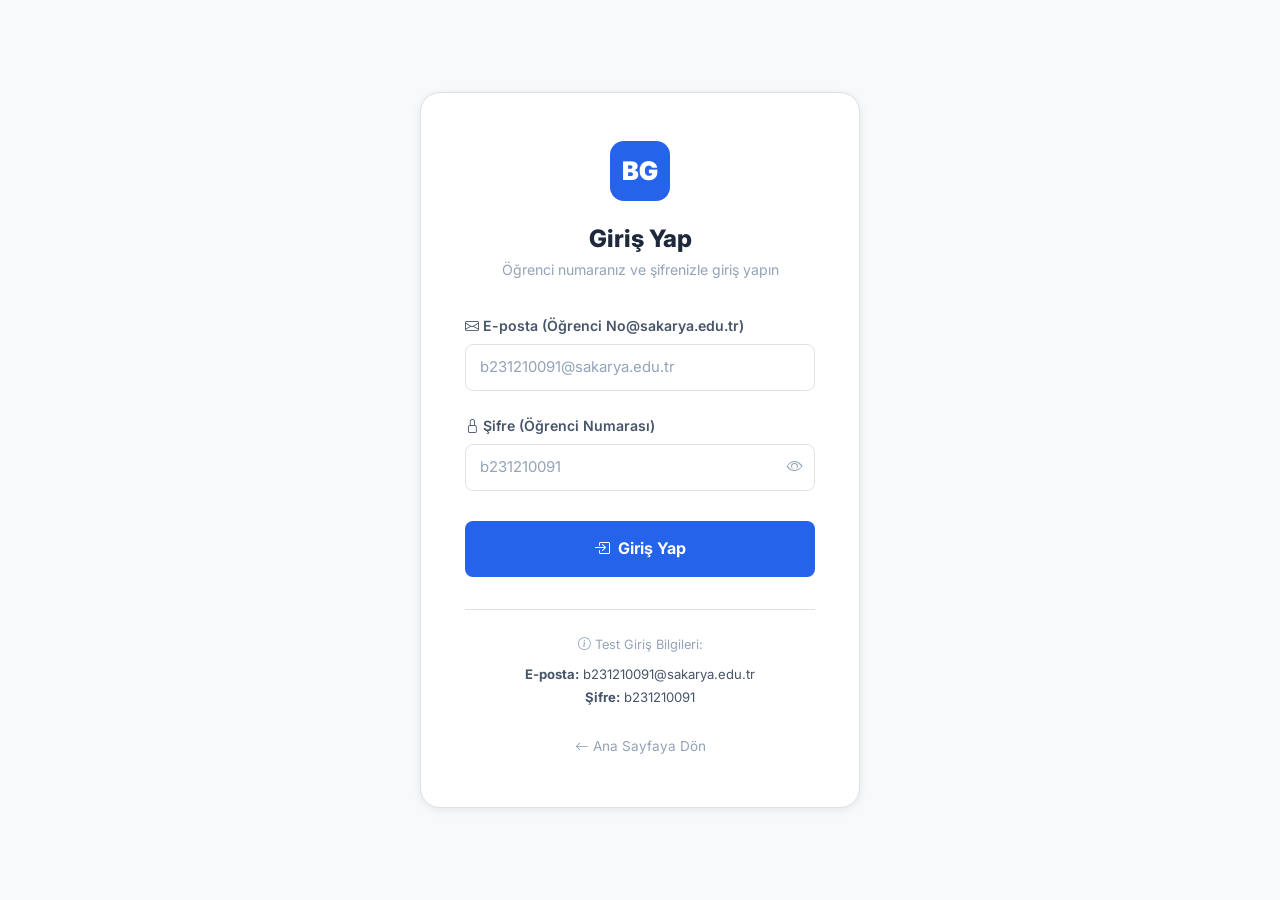
<file: login.html>
<!DOCTYPE html>
<html lang="tr">
<head>
  <meta charset="UTF-8" />
  <meta name="viewport" content="width=device-width, initial-scale=1.0" />
  <meta name="description" content="Güvenli giriş paneli — öğrenci numarası ile kimlik doğrulama." />
  <title>Giriş Yap | Betül Gümüş</title>
  <link rel="stylesheet" href="https://cdn.jsdelivr.net/npm/bootstrap@5.3.2/dist/css/bootstrap.min.css" />
  <link rel="stylesheet" href="https://cdn.jsdelivr.net/npm/bootstrap-icons@1.11.3/font/bootstrap-icons.min.css" />
  <link rel="stylesheet" href="css/style.css" />
</head>
<body>

<div class="login-page">
  <div class="container" style="position:relative; z-index:2;">
    <div class="row justify-content-center">
      <div class="col-12">

        <div class="login-card">

          <!-- Logo -->
          <div class="login-logo">BG</div>

          <!-- Başlık -->
          <h1 class="login-title">Giriş Yap</h1>
          <p class="login-sub">Öğrenci numaranız ve şifrenizle giriş yapın</p>

          <!-- XAMPP Uyarısı (file:// protokolü tespit edilince gösterilir) -->
          <div id="xamppUyari" style="display:none; background:linear-gradient(135deg,#1e3a5f,#0d2137); border:1px solid #f59e0b; border-radius:12px; padding:18px 20px; margin-bottom:1.2rem;">
            <div style="display:flex; align-items:flex-start; gap:12px;">
              <i class="bi bi-exclamation-triangle-fill" style="color:#f59e0b; font-size:1.4rem; flex-shrink:0; margin-top:2px;"></i>
              <div>
                <p style="color:#fbbf24; font-weight:700; margin:0 0 6px; font-size:0.95rem;">PHP Sunucusu Gerekli</p>
                <p style="color:#cbd5e1; font-size:0.83rem; margin:0 0 10px; line-height:1.6;">
                  Bu sayfayı doğrudan dosyadan açtınız (<code style="background:rgba(255,255,255,0.1);padding:1px 5px;border-radius:4px;">file://</code>). PHP dosyaları yalnızca bir web sunucusu üzerinden çalışır.
                </p>
                <p style="color:#94a3b8; font-size:0.8rem; margin:0; line-height:1.7;">
                  <strong style="color:#e2e8f0;">XAMPP ile çalıştırma adımları:</strong><br>
                  1. XAMPP Control Panel'i açın → <strong>Apache</strong>'yi başlatın.<br>
                  2. Proje klasörünü <code style="background:rgba(255,255,255,0.1);padding:1px 5px;border-radius:4px;">C:\xampp\htdocs\web_odev</code> içine kopyalayın.<br>
                  3. Tarayıcıda <code style="background:rgba(255,255,255,0.1);padding:1px 5px;border-radius:4px;">http://localhost/web_odev/login.html</code> adresini açın.
                </p>
              </div>
            </div>
          </div>

          <!-- Hata Mesajı (URL'den ?hata= parametresiyle) -->
          <div id="hataMesaji" class="error-banner" style="display:none;">
            <i class="bi bi-exclamation-triangle-fill"></i>
            <span id="hataMesajiMetin"></span>
          </div>

          <!-- Native JS Hata Mesajı -->
          <div id="jsHata" class="error-banner" style="display:none;">
            <i class="bi bi-exclamation-triangle-fill"></i>
            <span id="jsHataMetin"></span>
          </div>

          <!-- Login Formu -->
          <form id="loginForm" action="login_kontrol.php" method="POST" novalidate>

            <!-- E-posta -->
            <div class="form-group">
              <label class="form-label" for="loginEmail">
                <i class="bi bi-envelope me-1"></i>E-posta (Öğrenci No@sakarya.edu.tr)
              </label>
              <input
                type="email"
                id="loginEmail"
                name="email"
                class="form-control-dark"
                placeholder="b231210091@sakarya.edu.tr"
                autocomplete="username"
              />
              <div class="error-msg" id="err-login-email">Geçerli bir e-posta adresi giriniz (örn: bXXX@sakarya.edu.tr).</div>
            </div>

            <!-- Şifre -->
            <div class="form-group" style="position:relative;">
              <label class="form-label" for="loginSifre">
                <i class="bi bi-lock me-1"></i>Şifre (Öğrenci Numarası)
              </label>
              <div style="position:relative;">
                <input
                  type="password"
                  id="loginSifre"
                  name="sifre"
                  class="form-control-dark"
                  placeholder="b231210091"
                  autocomplete="current-password"
                  style="padding-right: 48px;"
                />
                <button
                  type="button"
                  id="toggleSifre"
                  onclick="sifreGoster()"
                  style="position:absolute; right:12px; top:50%; transform:translateY(-50%);
                         background:none; border:none; color:var(--text-muted); cursor:pointer; font-size:1rem;"
                  aria-label="Şifreyi göster/gizle"
                >
                  <i class="bi bi-eye" id="sifreGoz"></i>
                </button>
              </div>
              <div class="error-msg" id="err-login-sifre">Şifre alanı boş bırakılamaz.</div>
            </div>

            <!-- Giriş Butonu -->
            <button
              type="button"
              id="btnLogin"
              class="btn-gold w-100 justify-content-center mt-2"
              style="font-size:1rem; padding:14px;"
              onclick="loginDogrula()"
            >
              <i class="bi bi-box-arrow-in-right"></i>
              Giriş Yap
            </button>

          </form>

          <!-- Bilgilendirme -->
          <div style="margin-top:2rem; padding-top:1.5rem; border-top:1px solid var(--border); text-align:center;">
            <p style="color:var(--text-muted); font-size:0.8rem; margin-bottom:0.5rem;">
              <i class="bi bi-info-circle me-1"></i>Test Giriş Bilgileri:
            </p>
            <p style="color:var(--text-secondary); font-size:0.82rem; margin:0;">
              <strong>E-posta:</strong> b231210091@sakarya.edu.tr<br>
              <strong>Şifre:</strong> b231210091
            </p>
          </div>

          <!-- Ana Sayfaya Dön -->
          <div style="text-align:center; margin-top:1.5rem;">
            <a href="index.html" style="color:var(--text-muted); font-size:0.85rem; text-decoration:none;">
              <i class="bi bi-arrow-left me-1"></i>Ana Sayfaya Dön
            </a>
          </div>

        </div><!-- /login-card -->

      </div>
    </div>
  </div>
</div>

<script src="https://cdn.jsdelivr.net/npm/bootstrap@5.3.2/dist/js/bootstrap.bundle.min.js"></script>
<script>
/* =====================================================
   URL'den gelen hata parametresini kontrol et
   ===================================================== */
(function () {
  const params = new URLSearchParams(window.location.search);
  const hata = params.get('hata');
  const hataMesaji = document.getElementById('hataMesaji');
  const hataMesajiMetin = document.getElementById('hataMesajiMetin');

  if (hata === 'bos') {
    hataMesaji.style.display = 'flex';
    hataMesajiMetin.textContent = 'E-posta ve şifre alanları boş bırakılamaz!';
  } else if (hata === 'yanlis') {
    hataMesaji.style.display = 'flex';
    hataMesajiMetin.textContent = 'E-posta veya şifre hatalı. Lütfen tekrar deneyin.';
  }
})();

/* =====================================================
   Native JavaScript Doğrulama
   ===================================================== */
function loginDogrula() {
  let gecerli = true;

  // Hataları sıfırla
  document.getElementById('err-login-email').classList.remove('show');
  document.getElementById('err-login-sifre').classList.remove('show');
  document.getElementById('loginEmail').classList.remove('field-error', 'field-success');
  document.getElementById('loginSifre').classList.remove('field-error', 'field-success');
  document.getElementById('jsHata').style.display = 'none';
  document.getElementById('hataMesaji').style.display = 'none';

  const email = document.getElementById('loginEmail').value.trim();
  const sifre = document.getElementById('loginSifre').value.trim();

  // E-posta format kontrolü (Sakarya formatı)
  const emailRegex = /^[^\s@]+@[^\s@]+\.[^\s@]+$/;
  if (!email || !emailRegex.test(email)) {
    document.getElementById('err-login-email').classList.add('show');
    document.getElementById('loginEmail').classList.add('field-error');
    gecerli = false;
  } else {
    document.getElementById('loginEmail').classList.add('field-success');
  }

  // Şifre boş mu?
  if (!sifre) {
    document.getElementById('err-login-sifre').classList.add('show');
    document.getElementById('loginSifre').classList.add('field-error');
    gecerli = false;
  } else {
    document.getElementById('loginSifre').classList.add('field-success');
  }

  if (!gecerli) {
    const jsHata = document.getElementById('jsHata');
    jsHata.style.display = 'flex';
    document.getElementById('jsHataMetin').textContent = 'Lütfen alanları doğru şekilde doldurun!';
    return;
  }

  // Proje file:// protokolü ile açılmışsa PHP çalışmaz — güzel uyarı göster
  if (window.location.protocol === 'file:') {
    document.getElementById('xamppUyari').style.display = 'block';
    document.getElementById('xamppUyari').scrollIntoView({ behavior: 'smooth', block: 'nearest' });
    return;
  }

  // Doğrulama geçti — formu PHP'ye POST et (ödev şartı)
  document.getElementById('loginForm').submit();
}

/* =====================================================
   Şifre Göster / Gizle
   ===================================================== */
function sifreGoster() {
  const input = document.getElementById('loginSifre');
  const goz = document.getElementById('sifreGoz');
  if (input.type === 'password') {
    input.type = 'text';
    goz.className = 'bi bi-eye-slash';
  } else {
    input.type = 'password';
    goz.className = 'bi bi-eye';
  }
}

/* =====================================================
   Enter tuşu ile form gönder
   ===================================================== */
document.addEventListener('keydown', function(e) {
  if (e.key === 'Enter') { loginDogrula(); }
});
</script>

</body>
</html>
</file>
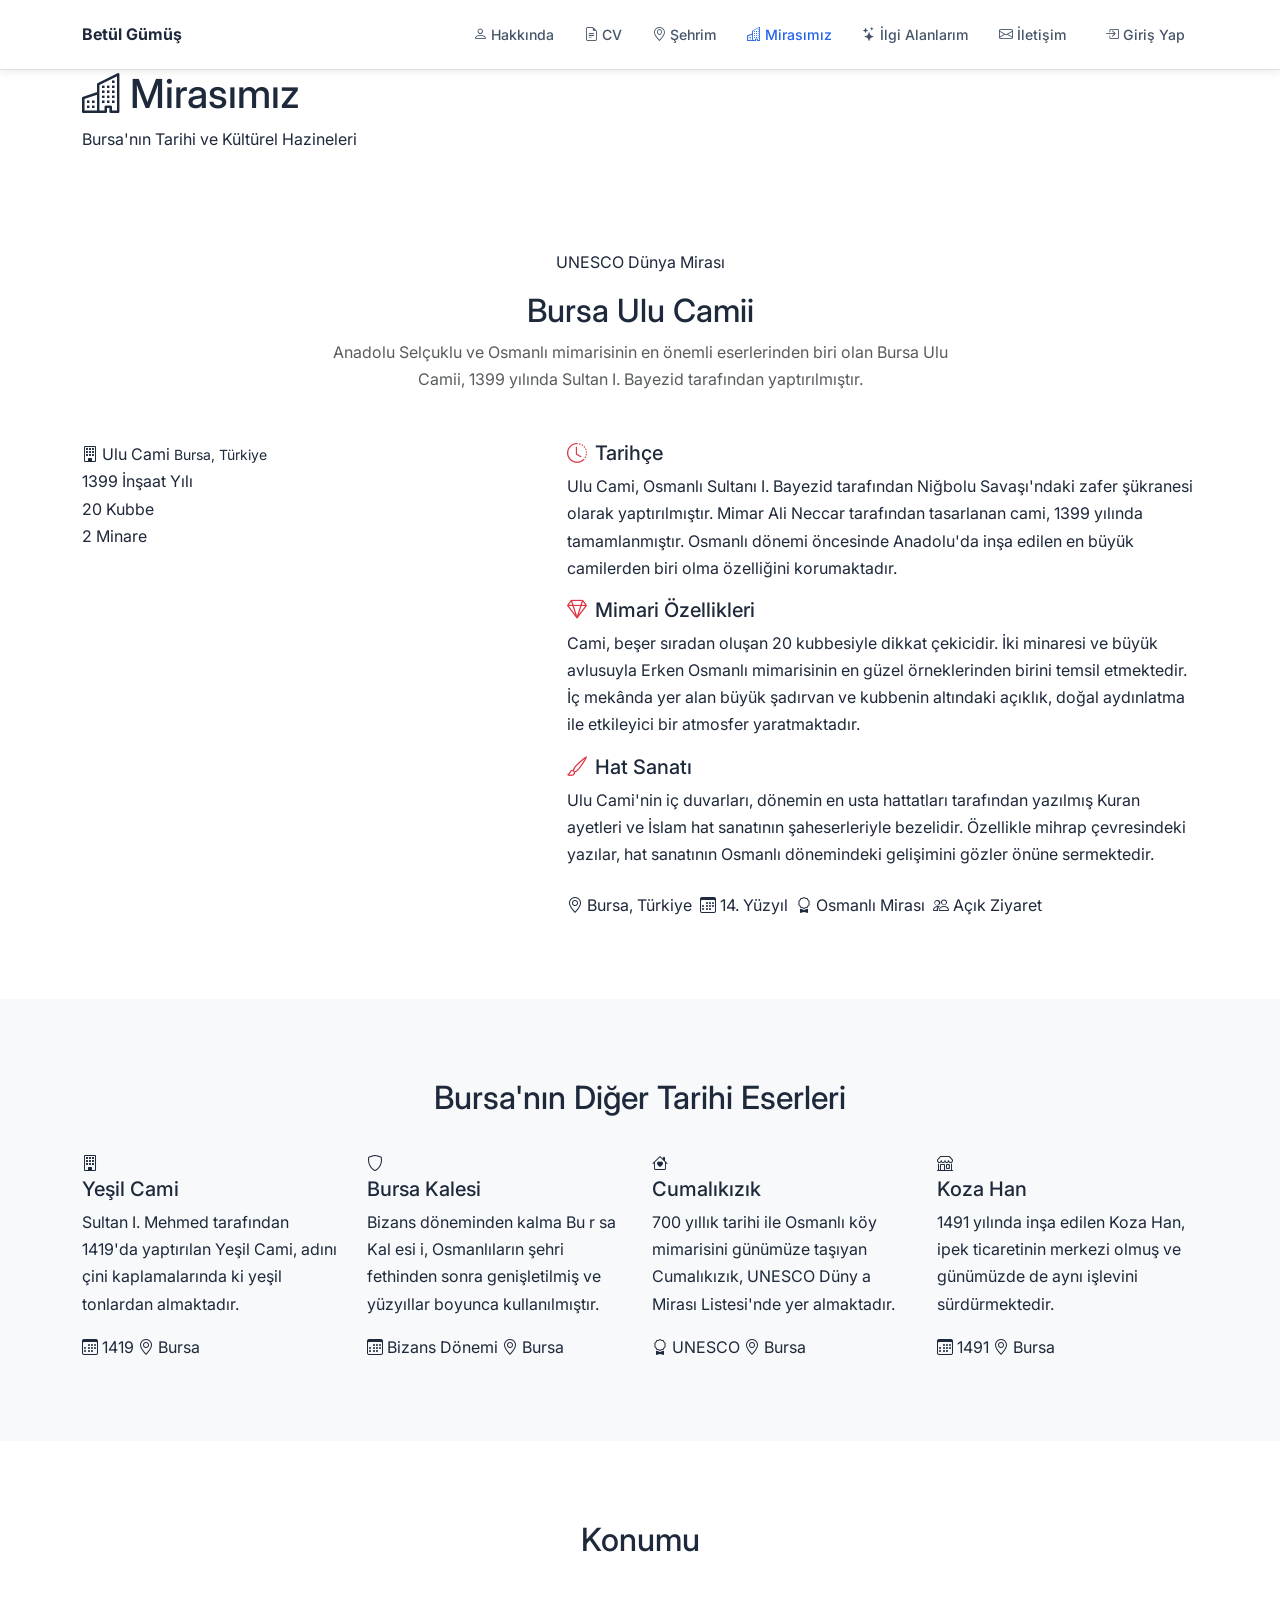
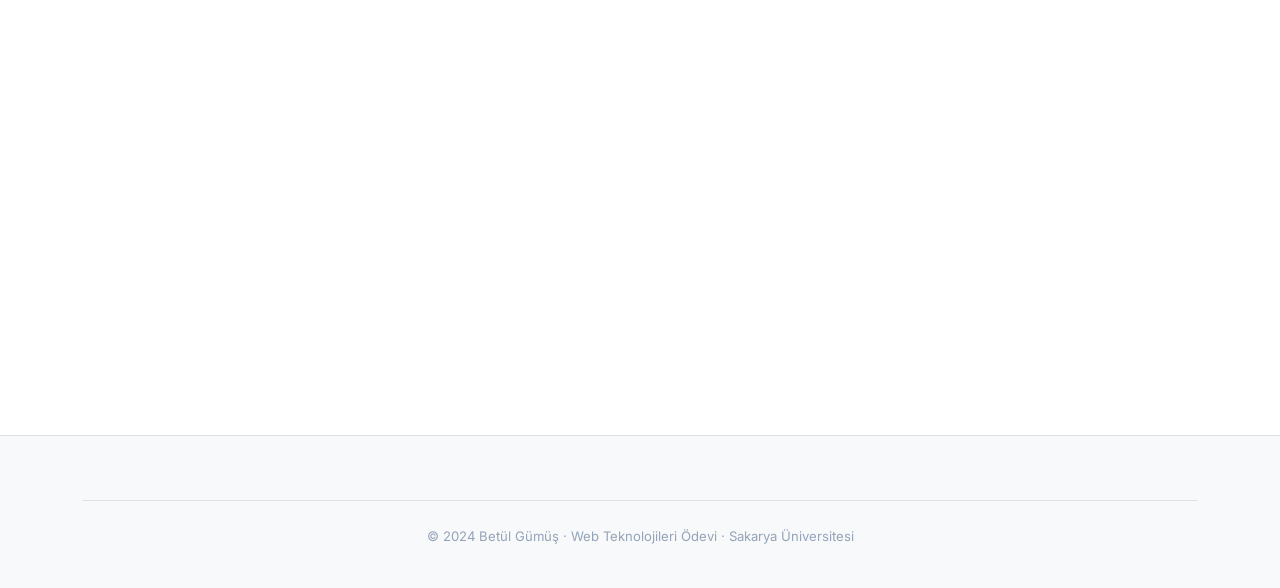
<file: miras.html>
<!DOCTYPE html>
<html lang="tr">

<head>
  <meta charset="UTF-8" />
  <meta name="viewport" content="width=device-width, initial-scale=1.0" />
  <title>Mirasımız | Kişisel Site</title>

  <link href="https://cdn.jsdelivr.net/npm/bootstrap@5.3.3/dist/css/bootstrap.min.css" rel="stylesheet" />
  <link href="https://cdn.jsdelivr.net/npm/bootstrap-icons@1.11.3/font/bootstrap-icons.css" rel="stylesheet" />
  <link rel="stylesheet" href="css/style.css" />
</head>

<body>

  <!-- ===================== NAVBAR ===================== -->
  <nav class="navbar navbar-expand-lg">
    <div class="container">
      <a class="navbar-brand d-flex align-items-center gap-2" href="index.html">

        <span class="brand-text">Betül Gümüş</span>
      </a>
      <button class="navbar-toggler" type="button" data-bs-toggle="collapse" data-bs-target="#anaMenu"
        aria-controls="anaMenu" aria-expanded="false" aria-label="Menüyü aç/kapat">
        <span class="navbar-toggler-icon"></span>
      </button>
      <div class="collapse navbar-collapse" id="anaMenu">
        <ul class="navbar-nav ms-auto align-items-lg-center gap-1">
          <li class="nav-item">
            <a class="nav-link" href="index.html">
              <i class="bi bi-person me-1"></i>Hakkında
            </a>
          </li>
          <li class="nav-item">
            <a class="nav-link" href="cv.html">
              <i class="bi bi-file-earmark-text me-1"></i>CV
            </a>
          </li>
          <li class="nav-item">
            <a class="nav-link" href="sehrim.html">
              <i class="bi bi-geo-alt me-1"></i>Şehrim
            </a>
          </li>
          <li class="nav-item">
            <a class="nav-link active" href="miras.html">
              <i class="bi bi-buildings me-1"></i>Mirasımız
            </a>
          </li>
          <li class="nav-item">
            <a class="nav-link" href="ilgi.html">
              <i class="bi bi-stars me-1"></i>İlgi Alanlarım
            </a>
          </li>
          <li class="nav-item">
            <a class="nav-link" href="iletisim.html">
              <i class="bi bi-envelope me-1"></i>İletişim
            </a>
          </li>
          <li class="nav-item ms-lg-2">
            <a class="nav-link btn-login" href="login.html">
              <i class="bi bi-box-arrow-in-right me-1"></i>Giriş Yap
            </a>
          </li>
        </ul>
      </div>
    </div>
  </nav>
  <!-- ==================== /NAVBAR ==================== -->


  <!-- ================ SAYFA BAŞLIĞI ================= -->
  <div class="sayfa-baslik">
    <div class="container">
      <h1><i class="bi bi-buildings me-2"></i>Mirasımız</h1>
      <p>Bursa'nın Tarihi ve Kültürel Hazineleri</p>
    </div>
  </div>
  <!-- =============== /SAYFA BAŞLIĞI ================= -->


  <!-- ============= ANA ESER: ULU CAMİ ============== -->
  <section class="bolum">
    <div class="container">

      <!-- Başlık -->
      <div class="text-center mb-5">
        <span class="miras-rozet">UNESCO Dünya Mirası</span>
        <h2 class="bolum-baslik mt-3">Bursa Ulu Camii</h2>
        <div class="bolum-cizgi mx-auto"></div>
        <p class="text-muted mx-auto" style="max-width:620px;">
          Anadolu Selçuklu ve Osmanlı mimarisinin en önemli eserlerinden biri olan
          Bursa Ulu Camii, 1399 yılında Sultan I. Bayezid tarafından yaptırılmıştır.
        </p>
      </div>

      <!-- Ana İçerik -->
      <div class="row g-5 align-items-start">

        <!-- Sol: Görsel kutu -->
        <div class="col-lg-5">
          <div class="miras-gorsel-kutu">
            <div class="miras-gorsel-placeholder">
              <i class="bi bi-building"></i>
              <span>Ulu Cami</span>
              <small>Bursa, Türkiye</small>
            </div>
            <div class="miras-bilgi-bant">
              <div class="miras-bilgi-item">
                <span class="miras-bilgi-sayi">1399</span>
                <span class="miras-bilgi-aciklama">İnşaat Yılı</span>
              </div>
              <div class="miras-bilgi-ayrac"></div>
              <div class="miras-bilgi-item">
                <span class="miras-bilgi-sayi">20</span>
                <span class="miras-bilgi-aciklama">Kubbe</span>
              </div>
              <div class="miras-bilgi-ayrac"></div>
              <div class="miras-bilgi-item">
                <span class="miras-bilgi-sayi">2</span>
                <span class="miras-bilgi-aciklama">Minare</span>
              </div>
            </div>
          </div>
        </div>

        <!-- Sağ: Detaylı bilgi -->
        <div class="col-lg-7">

          <div class="miras-detay-blok">
            <h5><i class="bi bi-clock-history me-2 text-danger"></i>Tarihçe</h5>
            <p>
              Ulu Cami, Osmanlı Sultanı I. Bayezid tarafından Niğbolu Savaşı'ndaki
              zafer şükranesi olarak yaptırılmıştır. Mimar Ali Neccar tarafından
              tasarlanan cami, 1399 yılında tamamlanmıştır. Osmanlı dönemi öncesinde
              Anadolu'da inşa edilen en büyük camilerden biri olma özelliğini
              korumaktadır.
            </p>
          </div>

          <div class="miras-detay-blok">
            <h5><i class="bi bi-gem me-2 text-danger"></i>Mimari Özellikleri</h5>
            <p>
              Cami, beşer sıradan oluşan 20 kubbesiyle dikkat çekicidir. İki minaresi
              ve büyük avlusuyla Erken Osmanlı mimarisinin en güzel örneklerinden
              birini temsil etmektedir. İç mekânda yer alan büyük şadırvan ve
              kubbenin altındaki açıklık, doğal aydınlatma ile etkileyici bir atmosfer
              yaratmaktadır.
            </p>
          </div>

          <div class="miras-detay-blok">
            <h5><i class="bi bi-brush me-2 text-danger"></i>Hat Sanatı</h5>
            <p>
              Ulu Cami'nin iç duvarları, dönemin en usta hattatları tarafından
              yazılmış Kuran ayetleri ve İslam hat sanatının şaheserleriyle
              bezelidir. Özellikle mihrap çevresindeki yazılar, hat sanatının
              Osmanlı dönemindeki gelişimini gözler önüne sermektedir.
            </p>
          </div>

          <!-- Etiketler -->
          <div class="mt-4 d-flex flex-wrap gap-2">
            <span class="miras-etiket"><i class="bi bi-geo-alt me-1"></i>Bursa, Türkiye</span>
            <span class="miras-etiket"><i class="bi bi-calendar3 me-1"></i>14. Yüzyıl</span>
            <span class="miras-etiket"><i class="bi bi-award me-1"></i>Osmanlı Mirası</span>
            <span class="miras-etiket"><i class="bi bi-people me-1"></i>Açık Ziyaret</span>
          </div>

        </div>
      </div>
    </div>
  </section>
  <!-- =========== /ANA ESER: ULU CAMİ ============== -->


  <!-- =========== DİĞER MİRAS ALANLARI ============= -->
  <section class="bolum" style="background-color:#f8f9fa;">
    <div class="container">
      <h2 class="bolum-baslik text-center">Bursa'nın Diğer Tarihi Eserleri</h2>
      <div class="bolum-cizgi mx-auto"></div>

      <div class="row g-4 mt-2">

        <!-- Yeşil Cami -->
        <div class="col-md-6 col-lg-3">
          <div class="diger-kart">
            <div class="diger-kart-ikon">
              <i class="bi bi-building"></i>
            </div>
            <h5>Yeşil Cami</h5>
            <p>
              Sultan I. Mehmed tarafından 1419'da yaptırılan Yeşil Cami,
              adını çini kaplamalarında ki yeşil tonlardan almaktadır.
            </p>
            <div class="diger-kart-alt">
              <span><i class="bi bi-calendar3 me-1"></i>1419</span>
              <span><i class="bi bi-geo-alt me-1"></i>Bursa</span>
            </div>
          </div>
        </div>

        <!-- Bursa Kalesi -->
        <div class="col-md-6 col-lg-3">
          <div class="diger-kart">
            <div class="diger-kart-ikon">
              <i class="bi bi-shield"></i>
            </div>
            <h5>Bursa Kalesi</h5>
            <p>
              Bizans döneminden kalma Bu r sa Kal esi i, Osmanlıların şehri
              fethinden sonra genişletilmiş ve yüzyıllar boyunca kullanılmıştır.
            </p>
            <div class="diger-kart-alt">
              <span><i class="bi bi-calendar3 me-1"></i>Bizans Dönemi</span>
              <span><i class="bi bi-geo-alt me-1"></i>Bursa</span>
            </div>
          </div>
        </div>

        <!-- Cumalıkızık -->
        <div class="col-md-6 col-lg-3">
          <div class="diger-kart">
            <div class="diger-kart-ikon">
              <i class="bi bi-house-heart"></i>
            </div>
            <h5>Cumalıkızık</h5>
            <p>
              700 yıllık tarihi ile Osmanlı köy mimarisini günümüze taşıyan
              Cumalıkızık, UNESCO Düny a Mirası Listesi'nde yer almaktadır.
            </p>
            <div class="diger-kart-alt">
              <span><i class="bi bi-award me-1"></i>UNESCO</span>
              <span><i class="bi bi-geo-alt me-1"></i>Bursa</span>
            </div>
          </div>
        </div>

        <!-- Koza Han -->
        <div class="col-md-6 col-lg-3">
          <div class="diger-kart">
            <div class="diger-kart-ikon">
              <i class="bi bi-shop"></i>
            </div>
            <h5>Koza Han</h5>
            <p>
              1491 yılında inşa edilen Koza Han, ipek ticaretinin merkezi
              olmuş ve günümüzde de aynı işlevini sürdürmektedir.
            </p>
            <div class="diger-kart-alt">
              <span><i class="bi bi-calendar3 me-1"></i>1491</span>
              <span><i class="bi bi-geo-alt me-1"></i>Bursa</span>
            </div>
          </div>
        </div>

      </div>
    </div>
  </section>
  <!-- ========= /DİĞER MİRAS ALANLARI ============= -->


  <!-- =================== KONUM ==================== -->
  <section class="bolum">
    <div class="container">
      <h2 class="bolum-baslik text-center">Konumu</h2>
      <div class="bolum-cizgi mx-auto"></div>
      <div class="harita-cerceve">
        <iframe
          src="https://www.google.com/maps/embed?pb=!1m18!1m12!1m3!1d3045.4!2d29.060!3d40.183!2m3!1f0!2f0!3f0!3m2!1i1024!2i768!4f13.1!3m3!1m2!1s0x14ca14b3e3bcf83f%3A0xa4c20d934de5b!2sBursa%20Ulu%20Camii!5e0!3m2!1str!2str!4v1"
          width="100%" height="380" style="border:0;border-radius:12px;" allowfullscreen="" loading="lazy"
          referrerpolicy="no-referrer-when-downgrade" title="Bursa Ulu Cami Konumu">
        </iframe>
      </div>
    </div>
  </section>
  <!-- ================= /KONUM ==================== -->


  <!-- ==================== FOOTER ==================== -->
  <footer>
    <div class="container">
      <p class="footer-copy">© 2024 Betül Gümüş · Web Teknolojileri Ödevi · Sakarya Üniversitesi</p>
    </div>
  </footer>
  <!-- =================== /FOOTER ==================== -->

  <script src="https://cdn.jsdelivr.net/npm/bootstrap@5.3.3/dist/js/bootstrap.bundle.min.js"></script>
</body>

</html>
</file>
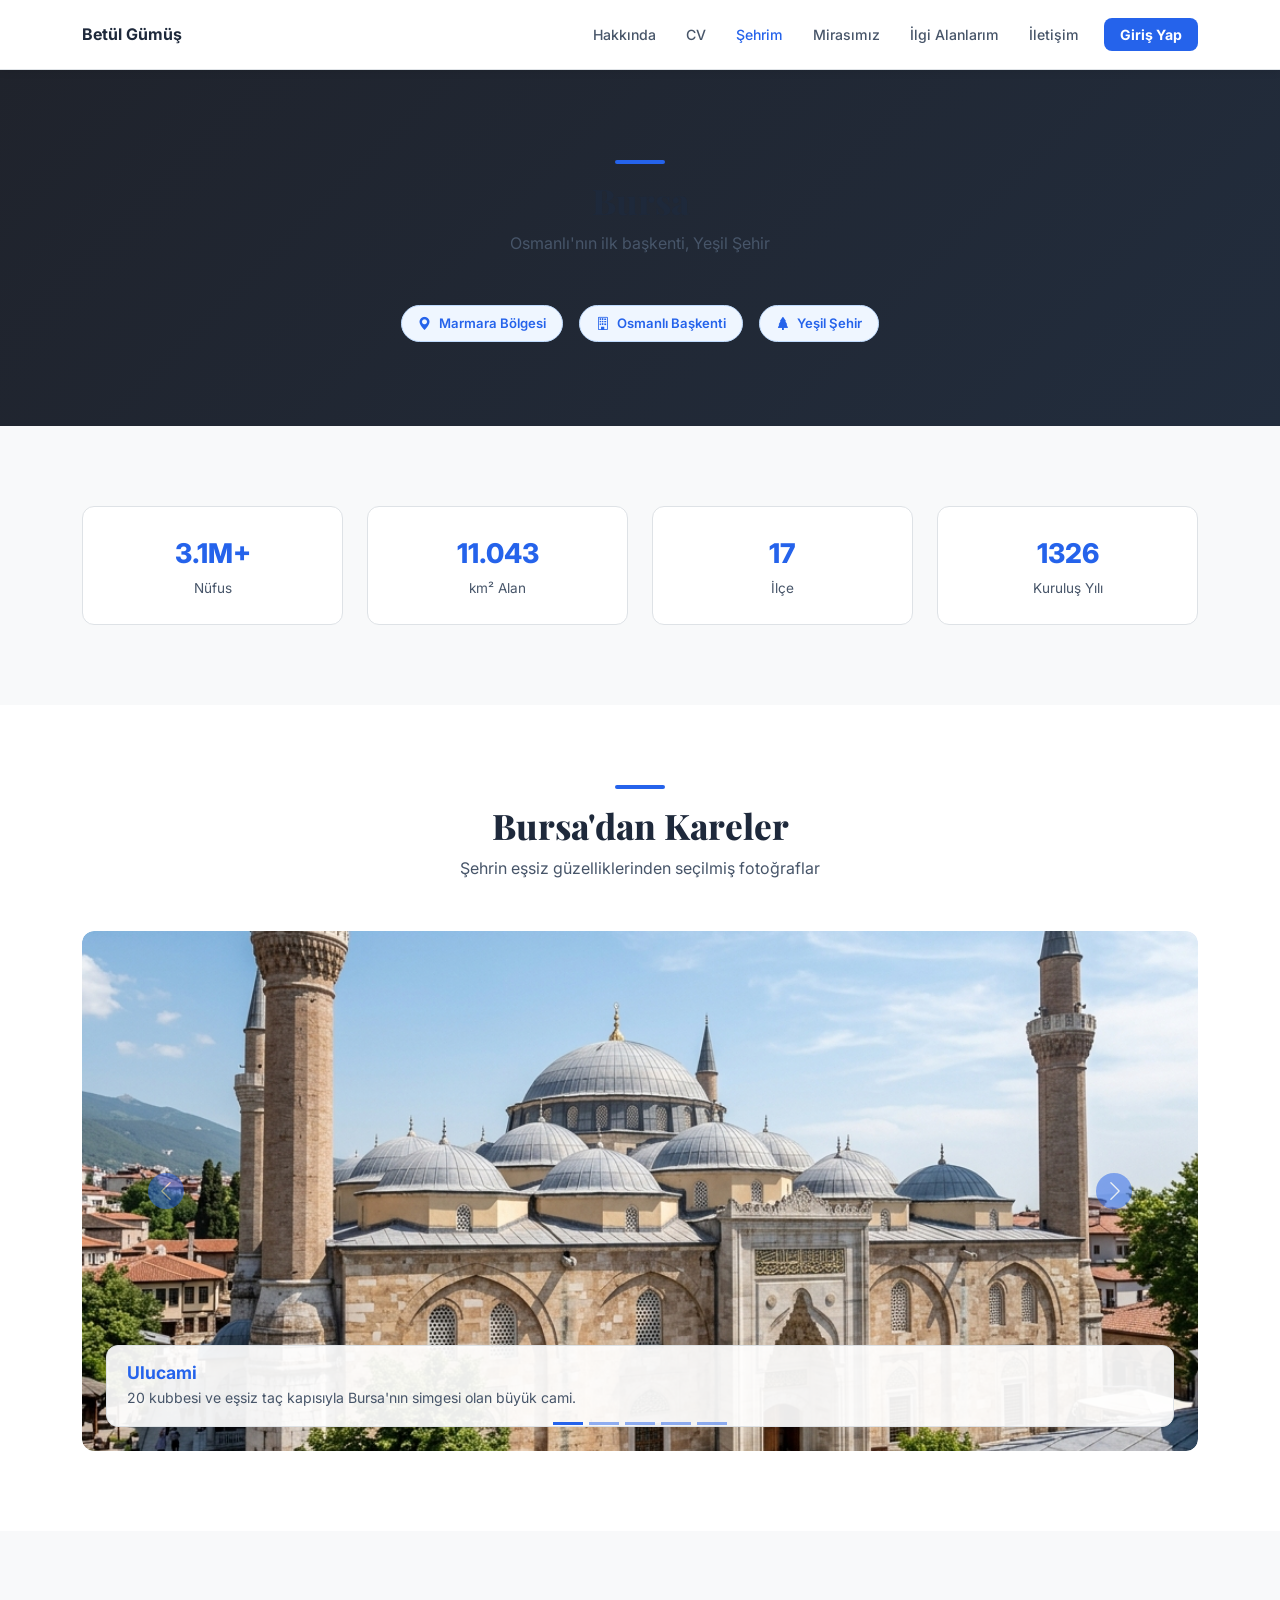
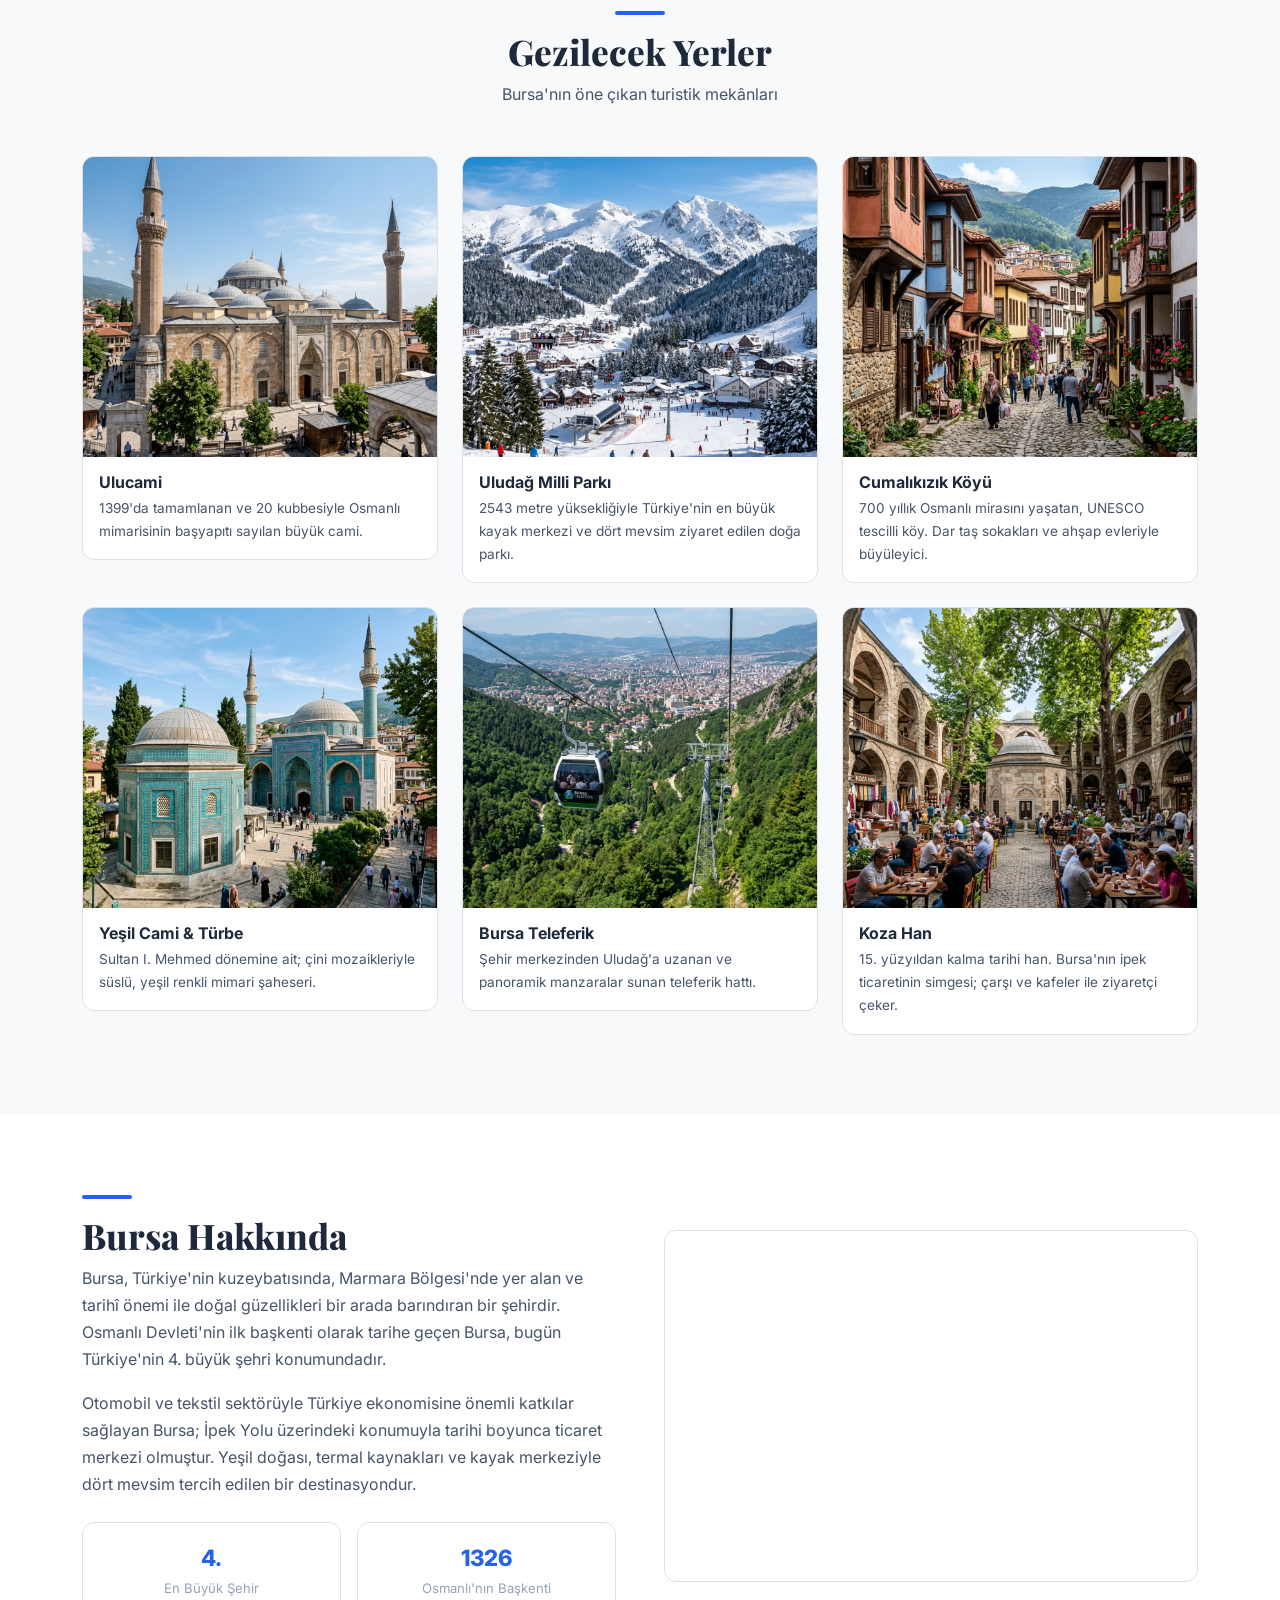
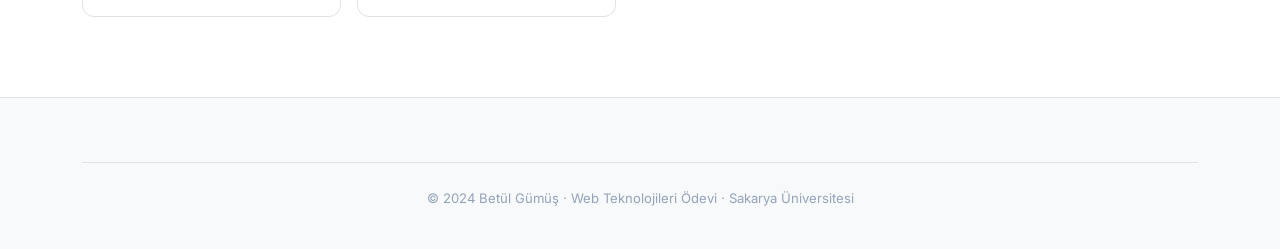
<file: sehrim.html>
<!DOCTYPE html>
<html lang="tr">
<head>
  <meta charset="UTF-8" />
  <meta name="viewport" content="width=device-width, initial-scale=1.0" />
  <meta name="description" content="Bursa şehir tanıtımı — nüfus, gezilecek yerler ve fotoğraf galerisi." />
  <title>Şehrim: Bursa | Betül Gümüş</title>
  <link rel="stylesheet" href="https://cdn.jsdelivr.net/npm/bootstrap@5.3.2/dist/css/bootstrap.min.css" />
  <link rel="stylesheet" href="https://cdn.jsdelivr.net/npm/bootstrap-icons@1.11.3/font/bootstrap-icons.min.css" />
  <link rel="stylesheet" href="css/style.css" />
</head>
<body>

<!-- NAVBAR -->
<nav class="navbar navbar-expand-lg fixed-top">
  <div class="container">
    <a class="navbar-brand d-flex align-items-center gap-2" href="index.html">

      <span class="brand-text">Betül Gümüş</span>
    </a>
    <button class="navbar-toggler" type="button" data-bs-toggle="collapse" data-bs-target="#navMenu"
      aria-controls="navMenu" aria-expanded="false" aria-label="Menüyü Aç">
      <span class="navbar-toggler-icon"></span>
    </button>
    <div class="collapse navbar-collapse" id="navMenu">
      <ul class="navbar-nav ms-auto align-items-center gap-1">
        <li class="nav-item"><a class="nav-link" href="index.html">Hakkında</a></li>
        <li class="nav-item"><a class="nav-link" href="cv.html">CV</a></li>
        <li class="nav-item"><a class="nav-link active" href="sehrim.html">Şehrim</a></li>
        <li class="nav-item"><a class="nav-link" href="miras.html">Mirasımız</a></li>
        <li class="nav-item"><a class="nav-link" href="ilgialanlarim.html">İlgi Alanlarım</a></li>
        <li class="nav-item"><a class="nav-link" href="iletisim.html">İletişim</a></li>
        <li class="nav-item"><a class="nav-link nav-login ms-2" href="login.html">Giriş Yap</a></li>
      </ul>
    </div>
  </div>
</nav>

<div class="page-wrapper">

  <!-- HERO HEADER -->
  <header style="background: linear-gradient(135deg, rgba(7,11,21,0.9) 0%, rgba(10,22,40,0.9) 100%),
                 url('https://upload.wikimedia.org/wikipedia/commons/thumb/3/34/Bursa_panoramic.jpg/1280px-Bursa_panoramic.jpg')
                 center/cover no-repeat;
                 padding: 90px 0 60px; text-align:center; position:relative;">
    <div class="container" style="position:relative; z-index:2;">
      <div class="accent-line mx-auto"></div>
      <h1 class="section-title">Bursa</h1>
      <p class="section-subtitle">Osmanlı'nın ilk başkenti, Yeşil Şehir</p>
      <div class="d-flex gap-3 justify-content-center flex-wrap">
        <div class="hero-badge" style="display:inline-flex;">
          <i class="bi bi-geo-alt-fill"></i> Marmara Bölgesi
        </div>
        <div class="hero-badge" style="display:inline-flex;">
          <i class="bi bi-building"></i> Osmanlı Başkenti
        </div>
        <div class="hero-badge" style="display:inline-flex;">
          <i class="bi bi-tree-fill"></i> Yeşil Şehir
        </div>
      </div>
    </div>
  </header>

  <!-- GENEL BİLGİLER (İstatistik kartları) -->
  <section style="background: var(--bg-secondary);">
    <div class="container">
      <div class="row g-4 text-center">
        <div class="col-6 col-lg-3">
          <div class="city-info-card">
            <div class="city-info-num">3.1M+</div>
            <div class="city-info-label">Nüfus</div>
          </div>
        </div>
        <div class="col-6 col-lg-3">
          <div class="city-info-card">
            <div class="city-info-num">11.043</div>
            <div class="city-info-label">km² Alan</div>
          </div>
        </div>
        <div class="col-6 col-lg-3">
          <div class="city-info-card">
            <div class="city-info-num">17</div>
            <div class="city-info-label">İlçe</div>
          </div>
        </div>
        <div class="col-6 col-lg-3">
          <div class="city-info-card">
            <div class="city-info-num">1326</div>
            <div class="city-info-label">Kuruluş Yılı</div>
          </div>
        </div>
      </div>
    </div>
  </section>

  <!-- ====== SLIDER (EN AZ 4 RESİM) ====== -->
  <section id="slider-bolum">
    <div class="container">
      <div class="text-center mb-5">
        <div class="accent-line mx-auto"></div>
        <h2 class="section-title">Bursa'dan Kareler</h2>
        <p class="section-subtitle">Şehrin eşsiz güzelliklerinden seçilmiş fotoğraflar</p>
      </div>

      <!-- Bootstrap Carousel — tıklanabilir ok butonları -->
      <div id="bursaSlider" class="carousel slide" data-bs-ride="carousel" data-bs-interval="4000">

        <!-- Gösterge noktaları -->
        <div class="carousel-indicators">
          <button type="button" data-bs-target="#bursaSlider" data-bs-slide-to="0" class="active" aria-label="Slide 1" aria-current="true"></button>
          <button type="button" data-bs-target="#bursaSlider" data-bs-slide-to="1" aria-label="Slide 2"></button>
          <button type="button" data-bs-target="#bursaSlider" data-bs-slide-to="2" aria-label="Slide 3"></button>
          <button type="button" data-bs-target="#bursaSlider" data-bs-slide-to="3" aria-label="Slide 4"></button>
          <button type="button" data-bs-target="#bursaSlider" data-bs-slide-to="4" aria-label="Slide 5"></button>
        </div>

        <!-- Slaytlar -->
        <div class="carousel-inner" style="border-radius: var(--radius);">

          <!-- Slayt 1: Ulucami -->
          <div class="carousel-item active">
            <a href="images/bursa_ulucami.png" target="_blank">
              <img
                src="images/bursa_ulucami.png"
                class="d-block w-100"
                alt="Bursa Ulucami"
                style="height:520px; object-fit:cover;"
              />
            </a>
            <div class="carousel-caption-custom">
              <h5>Ulucami</h5>
              <p>20 kubbesi ve eşsiz taç kapısıyla Bursa'nın simgesi olan büyük cami.</p>
            </div>
          </div>

          <!-- Slayt 2: Uludağ -->
          <div class="carousel-item">
            <a href="images/bursa_uludag.png" target="_blank">
              <img
                src="images/bursa_uludag.png"
                class="d-block w-100"
                alt="Uludağ"
                style="height:520px; object-fit:cover;"
              />
            </a>
            <div class="carousel-caption-custom">
              <h5>Uludağ</h5>
              <p>Türkiye'nin en büyük kayak merkezi ve doğa parkı. Kar altında muhteşem bir manzara sunar.</p>
            </div>
          </div>

          <!-- Slayt 3: Cumalıkızık -->
          <div class="carousel-item">
            <a href="images/bursa_cumalikizik.png" target="_blank">
              <img
                src="images/bursa_cumalikizik.png"
                class="d-block w-100"
                alt="Cumalıkızık Köyü"
                style="height:520px; object-fit:cover;"
              />
            </a>
            <div class="carousel-caption-custom">
              <h5>Cumalıkızık Köyü</h5>
              <p>UNESCO Dünya Mirası listesinde yer alan, 700 yıllık tarihi Osmanlı köyü.</p>
            </div>
          </div>

          <!-- Slayt 4: Yeşil Türbe -->
          <div class="carousel-item">
            <a href="images/bursa_yesilcami.png" target="_blank">
              <img
                src="images/bursa_yesilcami.png"
                class="d-block w-100"
                alt="Yeşil Türbe"
                style="height:520px; object-fit:cover;"
              />
            </a>
            <div class="carousel-caption-custom">
              <h5>Yeşil Türbe</h5>
              <p>Çelebi Sultan Mehmed'in mozolesi. Zarif çinileriyle Osmanlı mimarisinin şaheseri.</p>
            </div>
          </div>

          <!-- Slayt 5: Kapalıçarşı -->
          <div class="carousel-item">
            <a href="images/bursa_kozahan.png" target="_blank">
              <img
                src="images/bursa_kozahan.png"
                class="d-block w-100"
                alt="Bursa Kapalıçarşı"
                style="height:520px; object-fit:cover;"
              />
            </a>
            <div class="carousel-caption-custom">
              <h5>Kapalıçarşı (Bedesten)</h5>
              <p>14. yüzyıldan kalma, Türkiye'nin en eski kapalı çarşılarından biri.</p>
            </div>
          </div>

        </div><!-- /carousel-inner -->

        <!-- Ok Butonları (Tıklanabilir) -->
        <button class="carousel-control-prev" type="button" data-bs-target="#bursaSlider" data-bs-slide="prev">
          <span class="carousel-control-prev-icon" aria-hidden="true"></span>
          <span class="visually-hidden">Önceki</span>
        </button>
        <button class="carousel-control-next" type="button" data-bs-target="#bursaSlider" data-bs-slide="next">
          <span class="carousel-control-next-icon" aria-hidden="true"></span>
          <span class="visually-hidden">Sonraki</span>
        </button>

      </div><!-- /carousel -->
    </div>
  </section>

  <!-- GEZİLECEK YERLER -->
  <section style="background: var(--bg-secondary);">
    <div class="container">
      <div class="text-center mb-5">
        <div class="accent-line mx-auto"></div>
        <h2 class="section-title">Gezilecek Yerler</h2>
        <p class="section-subtitle">Bursa'nın öne çıkan turistik mekânları</p>
      </div>

      <div class="row g-4">

        <div class="col-md-6 col-lg-4">
          <div class="place-card">
            <img src="images/bursa_ulucami.png"
              alt="Ulucami" style="width: 100%; height: 300px; object-fit: cover;" />
            <div class="place-card-body">
              <h3 style="font-size:1rem; font-weight:700; margin-bottom:0.3rem;">Ulucami</h3>
              <p style="color:var(--text-secondary); font-size:0.85rem; margin:0;">
                1399'da tamamlanan ve 20 kubbesiyle Osmanlı mimarisinin başyapıtı sayılan büyük cami.
              </p>
            </div>
          </div>
        </div>

        <div class="col-md-6 col-lg-4">
          <div class="place-card">
            <img src="images/bursa_uludag.png"
              alt="Uludağ" style="width: 100%; height: 300px; object-fit: cover;" />
            <div class="place-card-body">
              <h3 style="font-size:1rem; font-weight:700; margin-bottom:0.3rem;">Uludağ Milli Parkı</h3>
              <p style="color:var(--text-secondary); font-size:0.85rem; margin:0;">
                2543 metre yüksekliğiyle Türkiye'nin en büyük kayak merkezi ve dört mevsim ziyaret edilen doğa parkı.
              </p>
            </div>
          </div>
        </div>

        <div class="col-md-6 col-lg-4">
          <div class="place-card">
            <img src="images/bursa_cumalikizik.png"
              alt="Cumalıkızık" style="width: 100%; height: 300px; object-fit: cover;" />
            <div class="place-card-body">
              <h3 style="font-size:1rem; font-weight:700; margin-bottom:0.3rem;">Cumalıkızık Köyü</h3>
              <p style="color:var(--text-secondary); font-size:0.85rem; margin:0;">
                700 yıllık Osmanlı mirasını yaşatan, UNESCO tescilli köy. Dar taş sokakları ve ahşap evleriyle büyüleyici.
              </p>
            </div>
          </div>
        </div>

        <div class="col-md-6 col-lg-4">
          <div class="place-card">
            <img src="images/bursa_yesilcami.png" alt="Yeşil Cami" style="width: 100%; height: 300px; object-fit: cover;" />
            <div class="place-card-body">
              <h3 style="font-size:1rem; font-weight:700; margin-bottom:0.3rem;">Yeşil Cami & Türbe</h3>
              <p style="color:var(--text-secondary); font-size:0.85rem; margin:0;">
                Sultan I. Mehmed dönemine ait; çini mozaikleriyle süslü, yeşil renkli mimari şaheseri.
              </p>
            </div>
          </div>
        </div>

        <div class="col-md-6 col-lg-4">
          <div class="place-card">
            <img src="images/bursa_teleferik.png" alt="Bursa Teleferik" style="width: 100%; height: 300px; object-fit: cover;" />
            <div class="place-card-body">
              <h3 style="font-size:1rem; font-weight:700; margin-bottom:0.3rem;">Bursa Teleferik</h3>
              <p style="color:var(--text-secondary); font-size:0.85rem; margin:0;">
                Şehir merkezinden Uludağ'a uzanan ve panoramik manzaralar sunan teleferik hattı.
              </p>
            </div>
          </div>
        </div>

        <div class="col-md-6 col-lg-4">
          <div class="place-card">
            <img src="images/bursa_kozahan.png" alt="Koza Han" style="width: 100%; height: 300px; object-fit: cover;" />
            <div class="place-card-body">
              <h3 style="font-size:1rem; font-weight:700; margin-bottom:0.3rem;">Koza Han</h3>
              <p style="color:var(--text-secondary); font-size:0.85rem; margin:0;">
                15. yüzyıldan kalma tarihi han. Bursa'nın ipek ticaretinin simgesi; çarşı ve kafeler ile ziyaretçi çeker.
              </p>
            </div>
          </div>
        </div>

      </div>
    </div>
  </section>

  <!-- BURSA HAKKINDA GENEL BİLGİ -->
  <section>
    <div class="container">
      <div class="row g-5 align-items-center">
        <div class="col-lg-6">
          <div class="accent-line"></div>
          <h2 class="section-title">Bursa Hakkında</h2>
          <p style="color:var(--text-secondary); margin-bottom:1rem;">
            Bursa, Türkiye'nin kuzeybatısında, Marmara Bölgesi'nde yer alan ve tarihî önemi ile doğal güzellikleri
            bir arada barındıran bir şehirdir. Osmanlı Devleti'nin ilk başkenti olarak tarihe geçen Bursa,
            bugün Türkiye'nin 4. büyük şehri konumundadır.
          </p>
          <p style="color:var(--text-secondary); margin-bottom:1.5rem;">
            Otomobil ve tekstil sektörüyle Türkiye ekonomisine önemli katkılar sağlayan Bursa;
            İpek Yolu üzerindeki konumuyla tarihi boyunca ticaret merkezi olmuştur.
            Yeşil doğası, termal kaynakları ve kayak merkeziyle dört mevsim tercih edilen bir destinasyondur.
          </p>
          <div class="row g-3">
            <div class="col-6">
              <div class="card-dark" style="padding:16px; text-align:center;">
                <div style="color:var(--accent); font-weight:800; font-size:1.4rem;">4.</div>
                <div style="color:var(--text-muted); font-size:0.82rem;">En Büyük Şehir</div>
              </div>
            </div>
            <div class="col-6">
              <div class="card-dark" style="padding:16px; text-align:center;">
                <div style="color:var(--accent); font-weight:800; font-size:1.4rem;">1326</div>
                <div style="color:var(--text-muted); font-size:0.82rem;">Osmanlı'nın Başkenti</div>
              </div>
            </div>
          </div>
        </div>

        <div class="col-lg-6">
          <div class="card-dark" style="padding:0; overflow:hidden;">
            <iframe
              src="https://www.google.com/maps/embed?pb=!1m18!1m12!1m3!1d192696.28584867!2d28.87989!3d40.18237!2m3!1f0!2f0!3f0!3m2!1i1024!2i768!4f13.1!3m3!1m2!1s0x14ca14af4b4f8e5d%3A0xfb5d1fac2f6e6d6!2sBursa!5e0!3m2!1str!2str!4v1715000000000"
              width="100%" height="350"
              style="border:0; display:block;"
              allowfullscreen="" loading="lazy"
              referrerpolicy="no-referrer-when-downgrade"
              title="Bursa Haritası">
            </iframe>
          </div>
        </div>
      </div>
    </div>
  </section>

</div><!-- /page-wrapper -->

<!-- FOOTER -->
<footer>
  <div class="container">
    <p class="footer-copy">© 2024 Betül Gümüş · Web Teknolojileri Ödevi · Sakarya Üniversitesi</p>
  </div>
</footer>

<script src="https://cdn.jsdelivr.net/npm/bootstrap@5.3.2/dist/js/bootstrap.bundle.min.js"></script>
</body>
</html>
</file>
<file: css/style.css>
/* ===================================================
   BETÜL GÜMÜŞ - KİŞİSEL TANITIM SİTESİ
   Harici Stil Dosyası (style.css)
   =================================================== */

@import url('https://fonts.googleapis.com/css2?family=Inter:wght@300;400;500;600;700;800&family=Playfair+Display:wght@700;800&display=swap');

/* ---- CSS Değişkenleri ---- */
:root {
  --bg-primary:    #ffffff;
  --bg-secondary:  #f8f9fa;
  --bg-card:       #ffffff;
  --bg-card-hover: #f0f4ff;
  --accent:        #2563eb;
  --accent-light:  #60a5fa;
  --accent-dark:   #1d4ed8;
  --green:         #16a34a;
  --text-primary:  #1e293b;
  --text-secondary:#475569;
  --text-muted:    #94a3b8;
  --border:        #dee2e6;
  --border-hover:  #93c5fd;
  --shadow:        0 2px 8px rgba(0, 0, 0, 0.08);
  --shadow-blue:   0 4px 16px rgba(37, 99, 235, 0.15);
  --radius:        12px;
  --radius-lg:     20px;
  --transition:    all 0.25s ease;
  --navbar-height: 70px;
}

/* ---- Reset & Base ---- */
*, *::before, *::after { margin: 0; padding: 0; box-sizing: border-box; }
html { scroll-behavior: smooth; }
body {
  font-family: 'Inter', sans-serif;
  background-color: var(--bg-primary);
  color: var(--text-primary);
  line-height: 1.7;
  overflow-x: hidden;
}

/* Custom Scrollbar */
::-webkit-scrollbar { width: 6px; }
::-webkit-scrollbar-track { background: var(--bg-secondary); }
::-webkit-scrollbar-thumb { background: var(--accent); border-radius: 3px; }

/* ---- Navbar ---- */
.navbar {
  background: #ffffff;
  border-bottom: 1px solid var(--border);
  height: var(--navbar-height);
  transition: var(--transition);
  z-index: 1050;
  box-shadow: var(--shadow);
}
.brand-logo {
  width: 38px; height: 38px;
  background: var(--accent);
  border-radius: 10px;
  display: flex; align-items: center; justify-content: center;
  font-weight: 800; font-size: 15px; color: #fff;
}
.brand-text { font-weight: 700; font-size: 1rem; color: var(--text-primary); }
.nav-link {
  color: var(--text-secondary) !important;
  font-weight: 500; font-size: 0.88rem;
  padding: 6px 13px !important;
  border-radius: 8px;
  transition: var(--transition);
}
.nav-link:hover, .nav-link.active { color: var(--accent) !important; }
.nav-login {
  background: var(--accent) !important;
  color: #fff !important; font-weight: 700 !important;
  border-radius: 8px !important; padding: 5px 16px !important;
}
.nav-login:hover { background: var(--accent-dark) !important; color: #fff !important; }
.navbar-toggler { border: 1px solid var(--border); border-radius: 8px; }

/* ---- Page & Section ---- */
.page-wrapper { padding-top: var(--navbar-height); min-height: 100vh; }
section { padding: 80px 0; }

.section-title {
  font-family: 'Playfair Display', serif;
  font-size: 2.2rem; font-weight: 800;
  color: var(--text-primary);
  margin-bottom: 0.5rem;
}
.section-subtitle {
  color: var(--text-secondary);
  font-size: 1rem; margin-bottom: 3rem;
}
.accent-line {
  width: 50px; height: 4px;
  background: var(--accent);
  border-radius: 2px; margin-bottom: 1rem;
}

/* ---- Hero Section ---- */
.hero-section {
  min-height: 100vh;
  display: flex; align-items: center;
  background: #f8faff;
  position: relative;
}
.hero-badge {
  display: inline-flex; align-items: center; gap: 8px;
  background: #eff6ff;
  border: 1px solid #bfdbfe;
  color: var(--accent); font-size: 0.82rem; font-weight: 600;
  padding: 6px 16px; border-radius: 50px; margin-bottom: 1.5rem;
}
.hero-title {
  font-family: 'Playfair Display', serif;
  font-size: clamp(2.2rem, 5vw, 3.5rem);
  font-weight: 800; line-height: 1.15;
  margin-bottom: 1rem;
  color: var(--text-primary);
}
.hero-title span { color: var(--accent); }
.hero-desc { color: var(--text-secondary); font-size: 1.05rem; max-width: 500px; margin-bottom: 2rem; }
.hero-stats {
  display: flex; gap: 2rem; margin-bottom: 2rem;
}
.hero-stat-num { font-size: 1.8rem; font-weight: 800; color: var(--accent); line-height: 1; }
.hero-stat-label { font-size: 0.78rem; color: var(--text-muted); text-transform: uppercase; letter-spacing: 1px; }
.hero-avatar-wrap {
  position: relative; display: inline-block;
}
.hero-avatar {
  width: 320px; height: 380px;
  object-fit: cover; border-radius: var(--radius-lg);
  border: 3px solid var(--border);
  box-shadow: var(--shadow);
}
.hero-avatar-badge {
  position: absolute; bottom: 20px; right: -16px;
  background: var(--bg-card);
  border: 1px solid var(--border);
  border-radius: var(--radius);
  padding: 12px 18px;
  font-weight: 600; font-size: 0.85rem;
  box-shadow: var(--shadow);
  color: var(--text-primary);
}
.hero-avatar-badge span { color: var(--accent); display: block; font-size: 1.4rem; font-weight: 800; }

/* Floating icon — animasyon yok, sadece statik konum */
.floating-icon {
  position: absolute;
  background: var(--bg-card);
  border: 1px solid var(--border);
  border-radius: 50%; width: 52px; height: 52px;
  display: flex; align-items: center; justify-content: center;
  font-size: 1.4rem;
  box-shadow: var(--shadow);
}
.floating-icon.chess { top: 20px; right: 20px; }
.floating-icon.ball  { top: 120px; left: -30px; }

/* ---- Buttons ---- */
.btn-gold {
  background: var(--accent);
  color: #fff; font-weight: 700; border: none;
  padding: 11px 26px; border-radius: 8px;
  transition: var(--transition); cursor: pointer;
  display: inline-flex; align-items: center; gap: 8px;
}
.btn-gold:hover { background: var(--accent-dark); color: #fff; }
.btn-outline-gold {
  background: transparent;
  color: var(--accent); border: 2px solid var(--accent);
  font-weight: 600; padding: 9px 26px; border-radius: 8px;
  transition: var(--transition); cursor: pointer;
  display: inline-flex; align-items: center; gap: 8px;
}
.btn-outline-gold:hover { background: #eff6ff; }
.btn-vue {
  background: #42b883;
  color: #fff; font-weight: 700; border: none;
  padding: 11px 26px; border-radius: 8px;
  transition: var(--transition); cursor: pointer;
}
.btn-vue:hover { background: #2d8a5e; color: #fff; }

/* ---- Cards ---- */
.card-dark {
  background: var(--bg-card);
  border: 1px solid var(--border);
  border-radius: var(--radius);
  padding: 28px;
  transition: var(--transition);
}
.card-dark:hover {
  background: var(--bg-card-hover);
  border-color: var(--border-hover);
}
.card-icon {
  width: 48px; height: 48px;
  background: #eff6ff;
  border-radius: 10px;
  display: flex; align-items: center; justify-content: center;
  font-size: 1.4rem; margin-bottom: 1rem;
}
.card-title { font-weight: 700; font-size: 1.05rem; margin-bottom: 0.5rem; color: var(--text-primary); }
.card-text { color: var(--text-secondary); font-size: 0.9rem; }

/* ---- Hobi Kartları ---- */
.hobby-card {
  background: var(--bg-card);
  border: 1px solid var(--border);
  border-radius: var(--radius);
  padding: 24px 20px; text-align: center;
  transition: var(--transition);
}
.hobby-card:hover {
  border-color: var(--border-hover);
  background: var(--bg-card-hover);
}
.hobby-emoji { font-size: 2.2rem; display: block; margin-bottom: 0.8rem; }
.hobby-title { font-weight: 700; color: var(--accent); margin-bottom: 0.4rem; }

/* ---- CV / Timeline ---- */
.timeline { position: relative; padding-left: 30px; }
.timeline::before {
  content: '';
  position: absolute; left: 0; top: 0; bottom: 0;
  width: 2px; background: var(--border);
}
.timeline-item { position: relative; margin-bottom: 2.5rem; }
.timeline-item::before {
  content: '';
  position: absolute; left: -37px; top: 6px;
  width: 14px; height: 14px; border-radius: 50%;
  background: var(--accent);
  border: 3px solid #fff;
}
.timeline-date {
  color: var(--accent); font-size: 0.82rem;
  font-weight: 600; text-transform: uppercase; letter-spacing: 1px;
  margin-bottom: 0.3rem;
}
.timeline-title { font-weight: 700; font-size: 1.05rem; margin-bottom: 0.2rem; color: var(--text-primary); }
.timeline-sub { color: var(--text-secondary); font-size: 0.9rem; margin-bottom: 0.5rem; }
.timeline-desc { color: var(--text-muted); font-size: 0.88rem; }

/* ---- Skill Bars ---- */
.skill-label {
  display: flex; justify-content: space-between;
  font-weight: 600; font-size: 0.9rem; margin-bottom: 6px;
  color: var(--text-primary);
}
.skill-label span:last-child { color: var(--accent); }
.skill-bar {
  height: 8px; background: #e2e8f0;
  border-radius: 4px; overflow: hidden; margin-bottom: 16px;
}
.skill-fill {
  height: 100%;
  background: var(--accent);
  border-radius: 4px;
}

/* ---- Slider / Carousel ---- */
.carousel-item img {
  height: 480px; object-fit: cover;
  border-radius: var(--radius);
}
.carousel-caption-custom {
  position: absolute; bottom: 24px; left: 24px; right: 24px;
  background: rgba(255,255,255,0.92);
  border: 1px solid var(--border);
  border-radius: var(--radius);
  padding: 16px 20px; text-align: left;
}
.carousel-caption-custom h5 { font-weight: 700; color: var(--accent); font-size: 1.1rem; margin-bottom: 2px; }
.carousel-caption-custom p { color: var(--text-secondary); margin: 0; font-size: 0.88rem; }
.carousel-control-prev-icon, .carousel-control-next-icon {
  background-color: var(--accent);
  border-radius: 50%; padding: 18px;
  background-size: 60%;
}
.carousel-indicators [data-bs-target] { background-color: var(--accent); border-radius: 3px; }

/* ---- Şehir Info Kartları ---- */
.city-info-card {
  background: var(--bg-card);
  border: 1px solid var(--border);
  border-radius: var(--radius);
  padding: 24px; text-align: center;
  transition: var(--transition);
}
.city-info-card:hover { border-color: var(--border-hover); background: var(--bg-card-hover); }
.city-info-icon { font-size: 1.8rem; margin-bottom: 0.6rem; }
.city-info-num { font-size: 1.7rem; font-weight: 800; color: var(--accent); }
.city-info-label { color: var(--text-secondary); font-size: 0.85rem; }

/* ---- Miras / Ulucami ---- */
.miras-hero {
  min-height: 50vh;
  background: linear-gradient(to bottom, rgba(255,255,255,0.3), rgba(248,249,250,0.9)),
              url('../images/ulucami.jpg') center/cover no-repeat;
  display: flex; align-items: center;
}
.info-table {
  width: 100%; border-collapse: collapse;
}
.info-table th, .info-table td {
  padding: 12px 16px;
  border-bottom: 1px solid var(--border);
  font-size: 0.9rem;
}
.info-table th { color: var(--accent); font-weight: 700; width: 35%; }
.info-table td { color: var(--text-secondary); }
.info-table tr:hover td { color: var(--text-primary); background: var(--bg-card-hover); }

/* ---- API Sayfası ---- */
.api-card {
  background: var(--bg-card);
  border: 1px solid var(--border);
  border-radius: var(--radius);
  overflow: hidden; transition: var(--transition);
  height: 100%;
}
.api-card:hover { border-color: var(--border-hover); background: var(--bg-card-hover); }
.api-card-body { padding: 18px; }
.api-card-title { font-weight: 700; font-size: 1rem; margin-bottom: 6px; color: var(--text-primary); }
.api-card-text { color: var(--text-secondary); font-size: 0.85rem; }
.api-badge {
  display: inline-block;
  background: #eff6ff;
  color: var(--accent); border: 1px solid #bfdbfe;
  border-radius: 6px; padding: 2px 10px; font-size: 0.78rem; font-weight: 600;
}
.spinner-gold { color: var(--accent); }
.puzzle-board {
  background: var(--bg-card);
  border: 1px solid var(--border);
  border-radius: var(--radius); padding: 28px;
  text-align: center;
}

/* ---- İletişim Formu ---- */
.form-section {
  background: var(--bg-secondary);
}
.form-card {
  background: var(--bg-card);
  border: 1px solid var(--border);
  border-radius: var(--radius-lg); padding: 40px;
  box-shadow: var(--shadow);
}
.form-group { margin-bottom: 1.4rem; }
.form-label {
  font-weight: 600; font-size: 0.88rem;
  color: var(--text-secondary); margin-bottom: 6px; display: block;
}
.form-control-dark {
  width: 100%;
  background: #fff;
  border: 1.5px solid var(--border);
  border-radius: 8px;
  color: var(--text-primary);
  padding: 10px 14px;
  font-size: 0.93rem;
  font-family: 'Inter', sans-serif;
  transition: var(--transition);
  outline: none;
}
.form-control-dark:focus { border-color: var(--accent); box-shadow: 0 0 0 3px rgba(37,99,235,0.1); }
.form-control-dark::placeholder { color: var(--text-muted); }
select.form-control-dark option { background: #fff; color: var(--text-primary); }
.form-check-dark { display: flex; align-items: center; gap: 10px; margin-bottom: 8px; }
.form-check-dark input[type="checkbox"],
.form-check-dark input[type="radio"] {
  width: 16px; height: 16px;
  accent-color: var(--accent);
  cursor: pointer;
}
.form-check-dark label { color: var(--text-secondary); font-size: 0.9rem; cursor: pointer; }
.error-msg { color: #dc2626; font-size: 0.8rem; margin-top: 4px; display: none; }
.error-msg.show { display: block; }
.field-error { border-color: #dc2626 !important; }
.field-success { border-color: #16a34a !important; }
.alert-dark {
  border-radius: 8px; padding: 12px 16px;
  font-weight: 600; margin-bottom: 1rem; display: none;
}
.alert-success-dark { background: #f0fdf4; border: 1px solid #86efac; color: #16a34a; }
.alert-error-dark { background: #fef2f2; border: 1px solid #fca5a5; color: #dc2626; }

/* ---- Login Sayfası ---- */
.login-page {
  min-height: 100vh;
  background: var(--bg-secondary);
  display: flex; align-items: center;
}
.login-card {
  background: var(--bg-card);
  border: 1px solid var(--border);
  border-radius: var(--radius-lg);
  padding: 48px 44px;
  width: 100%; max-width: 440px;
  margin: auto;
  box-shadow: var(--shadow);
}
.login-logo {
  width: 60px; height: 60px;
  background: var(--accent);
  border-radius: 14px;
  display: flex; align-items: center; justify-content: center;
  font-size: 1.6rem; font-weight: 900; color: #fff;
  margin: 0 auto 1.5rem;
}
.login-title { font-size: 1.5rem; font-weight: 800; text-align: center; margin-bottom: 0.3rem; color: var(--text-primary); }
.login-sub { color: var(--text-muted); text-align: center; font-size: 0.88rem; margin-bottom: 2rem; }
.error-banner {
  background: #fef2f2;
  border: 1px solid #fca5a5;
  color: #dc2626; border-radius: 8px;
  padding: 12px 16px; font-size: 0.88rem;
  margin-bottom: 1.2rem; display: flex; align-items: center; gap: 8px;
}

/* ---- Footer ---- */
footer {
  background: var(--bg-secondary);
  border-top: 1px solid var(--border);
  padding: 40px 0 24px;
}
.footer-brand { font-weight: 800; font-size: 1.2rem; color: var(--accent); }
.footer-desc { color: var(--text-muted); font-size: 0.88rem; margin-top: 8px; }
.social-link {
  width: 38px; height: 38px;
  background: var(--bg-card);
  border: 1px solid var(--border);
  border-radius: 8px;
  display: inline-flex; align-items: center; justify-content: center;
  color: var(--text-secondary); text-decoration: none;
  transition: var(--transition); font-size: 1rem;
}
.social-link:hover { border-color: var(--accent); color: var(--accent); }
.footer-copy { color: var(--text-muted); font-size: 0.82rem; text-align: center; padding-top: 24px; border-top: 1px solid var(--border); margin-top: 24px; }

/* ---- Video Embed ---- */
.video-wrap {
  border-radius: var(--radius); overflow: hidden;
  border: 1px solid var(--border);
  box-shadow: var(--shadow);
  position: relative; padding-bottom: 56.25%;
}
.video-wrap iframe {
  position: absolute; inset: 0; width: 100%; height: 100%;
}

/* ---- Tag / Badge ---- */
.tech-tag {
  display: inline-block;
  background: #eff6ff;
  color: var(--accent);
  border: 1px solid #bfdbfe;
  border-radius: 6px;
  padding: 3px 12px; font-size: 0.8rem; font-weight: 600;
  margin: 3px;
}

/* ---- Places Cards (Şehrim) ---- */
.place-card {
  background: var(--bg-card);
  border: 1px solid var(--border);
  border-radius: var(--radius);
  overflow: hidden; transition: var(--transition);
}
.place-card:hover { border-color: var(--border-hover); }
.place-card img { width: 100%; height: 200px; object-fit: cover; }
.place-card-body { padding: 16px; }

/* ---- PHP Çıktı Sayfası ---- */
.output-section { background: var(--bg-secondary); border-radius: var(--radius); padding: 28px; border: 1px solid var(--border); }
.output-row { display: flex; gap: 12px; padding: 10px 0; border-bottom: 1px solid var(--border); font-size: 0.9rem; }
.output-key { color: var(--accent); font-weight: 700; min-width: 180px; }
.output-val { color: var(--text-secondary); }

/* ---- Responsive ---- */
@media (max-width: 991px) {
  .hero-avatar { width: 250px; height: 300px; }
  .hero-stats { gap: 1.2rem; }
  .hero-avatar-badge { right: 0; }
  .section-title { font-size: 1.8rem; }
  .carousel-item img { height: 320px; }
}
@media (max-width: 767px) {
  section { padding: 60px 0; }
  .hero-section { padding: 30px 0; }
  .hero-avatar { width: 200px; height: 250px; }
  .floating-icon { display: none; }
  .form-card { padding: 24px 18px; }
  .login-card { padding: 32px 20px; }
  .hero-title { font-size: 2rem; }
  .carousel-item img { height: 240px; }
}
</file>
